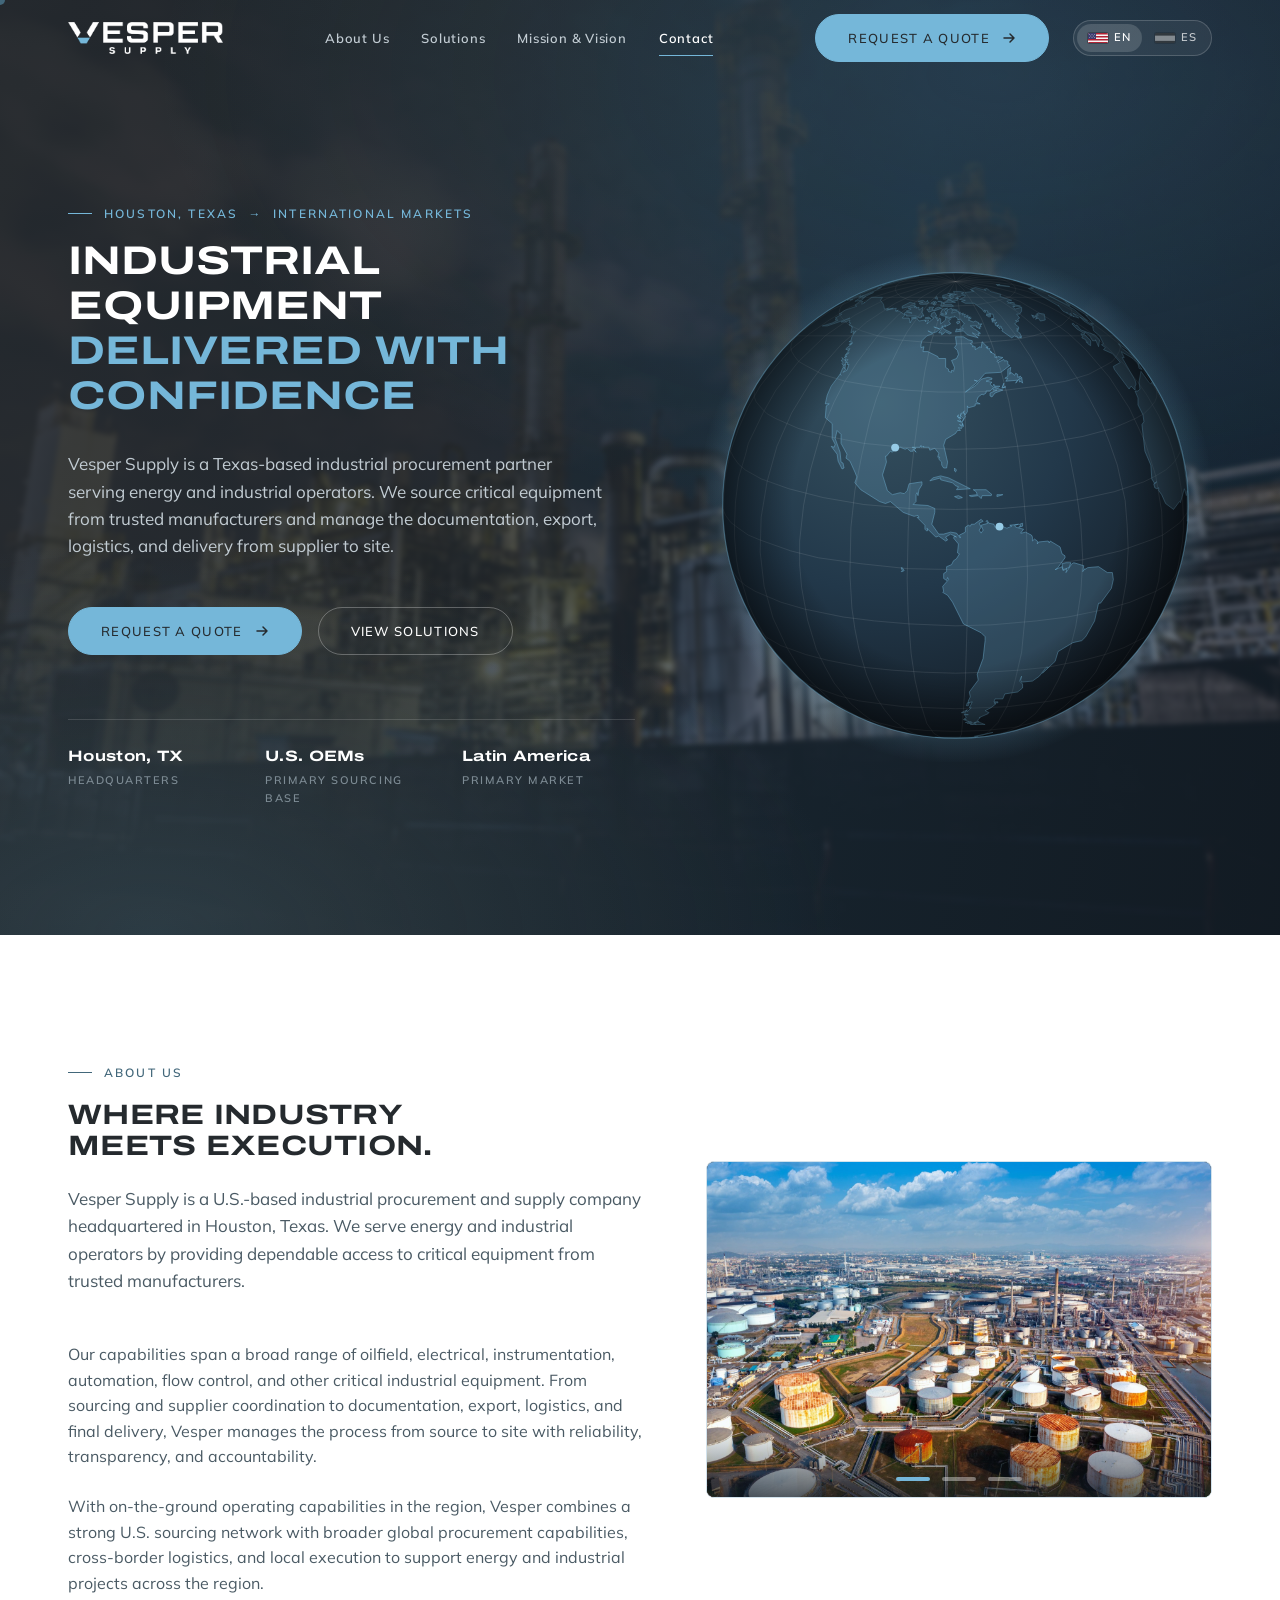
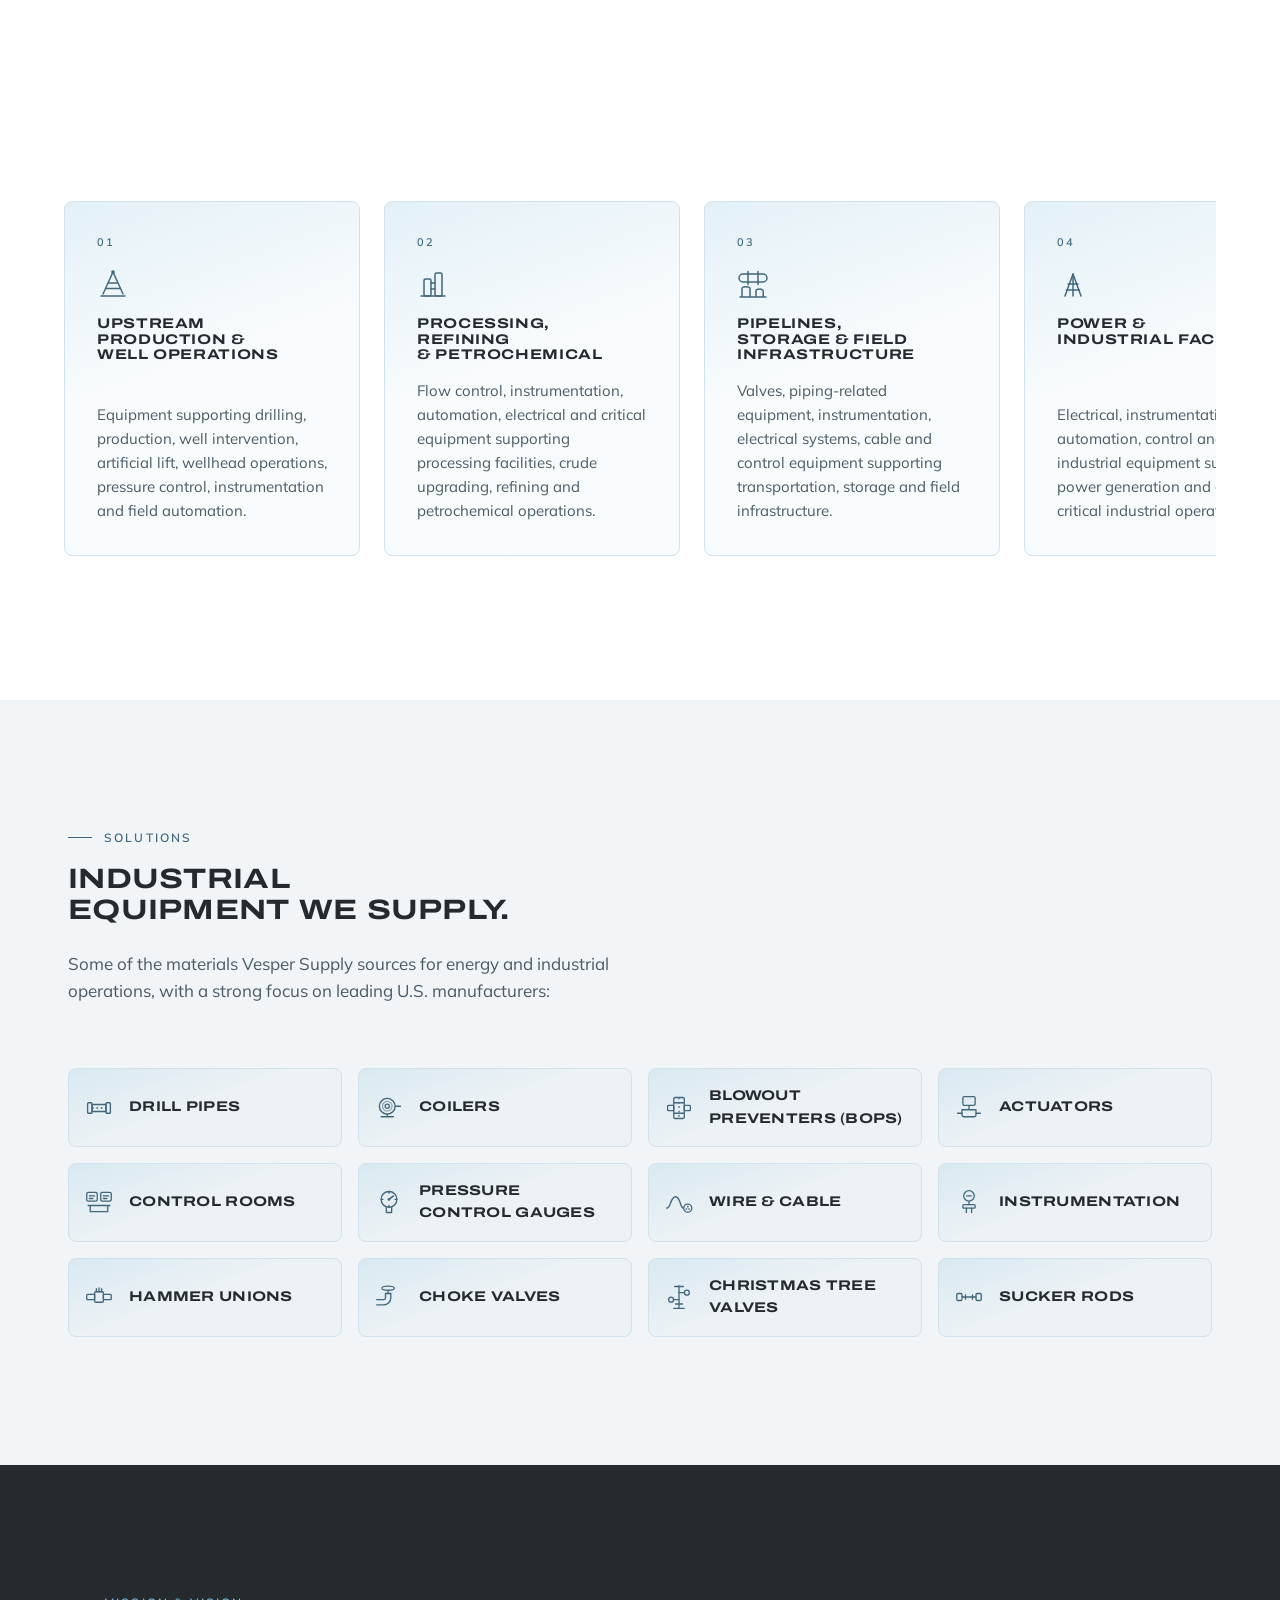
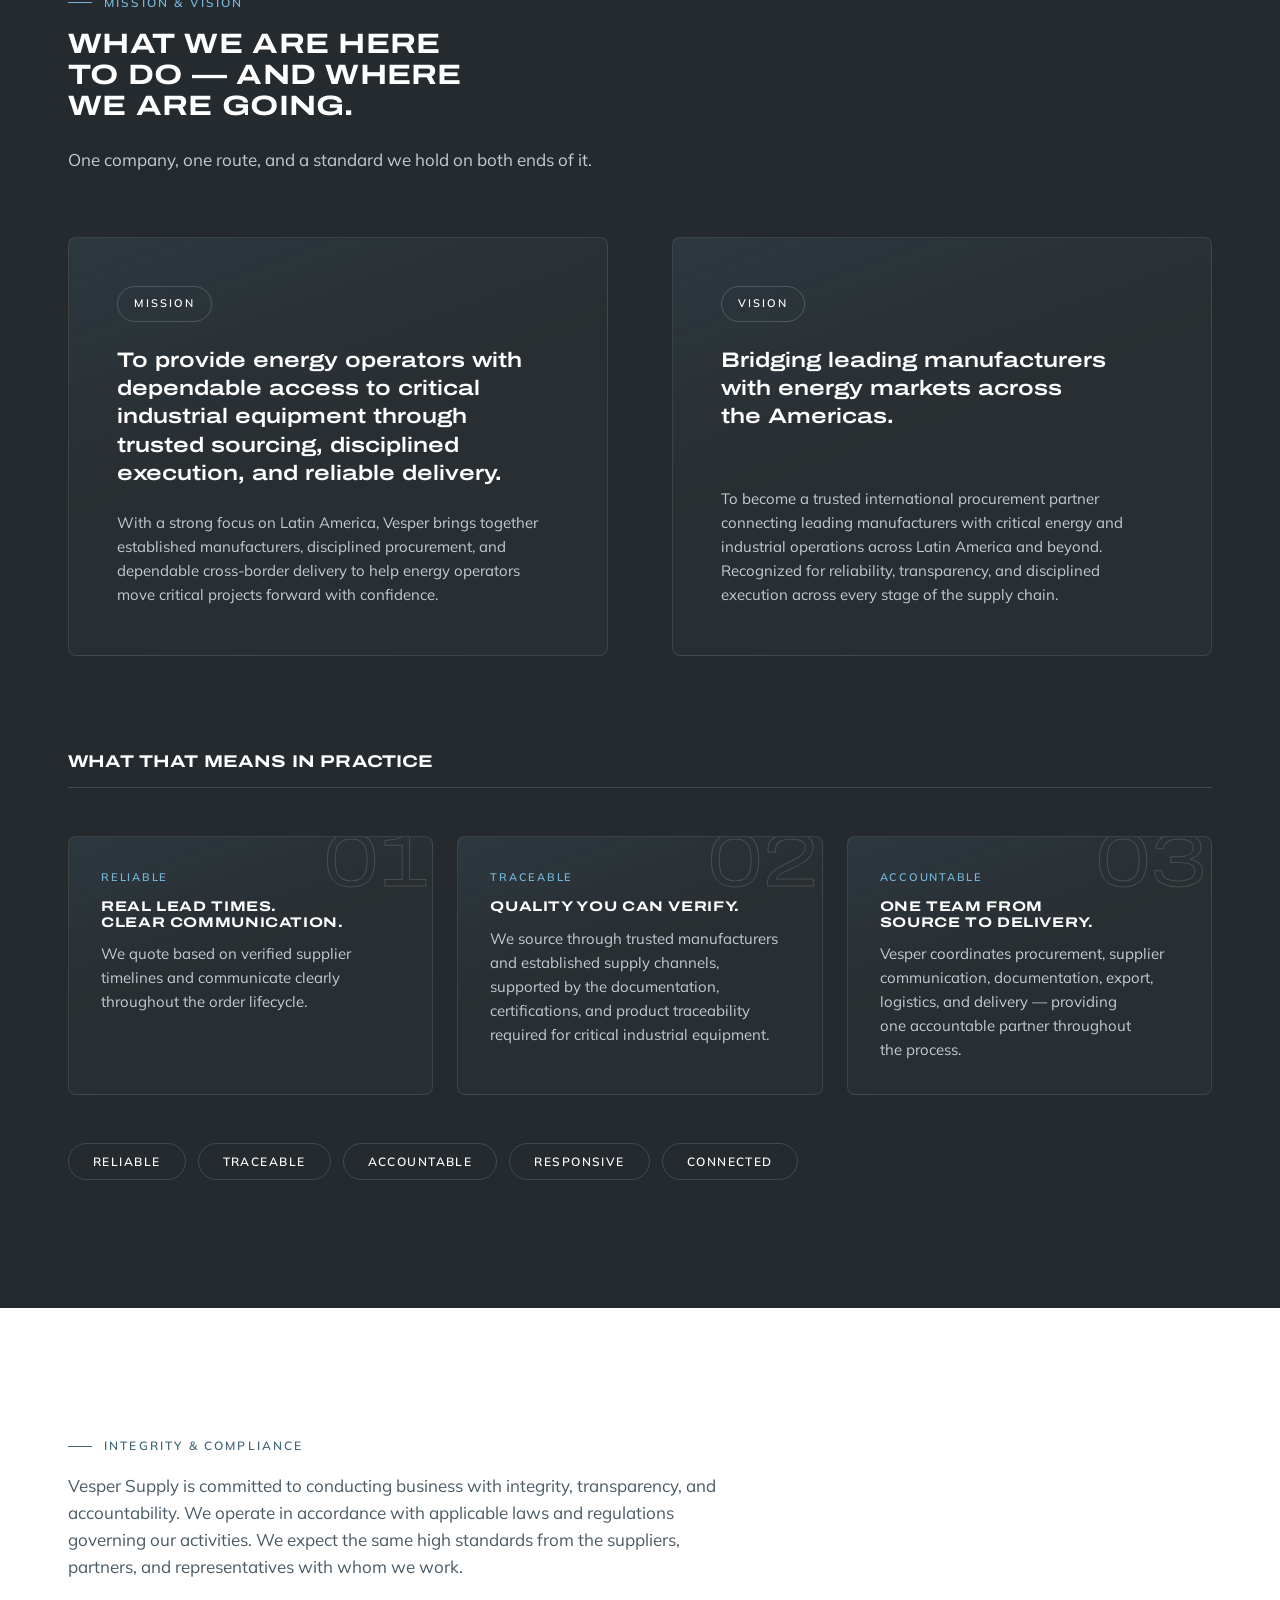
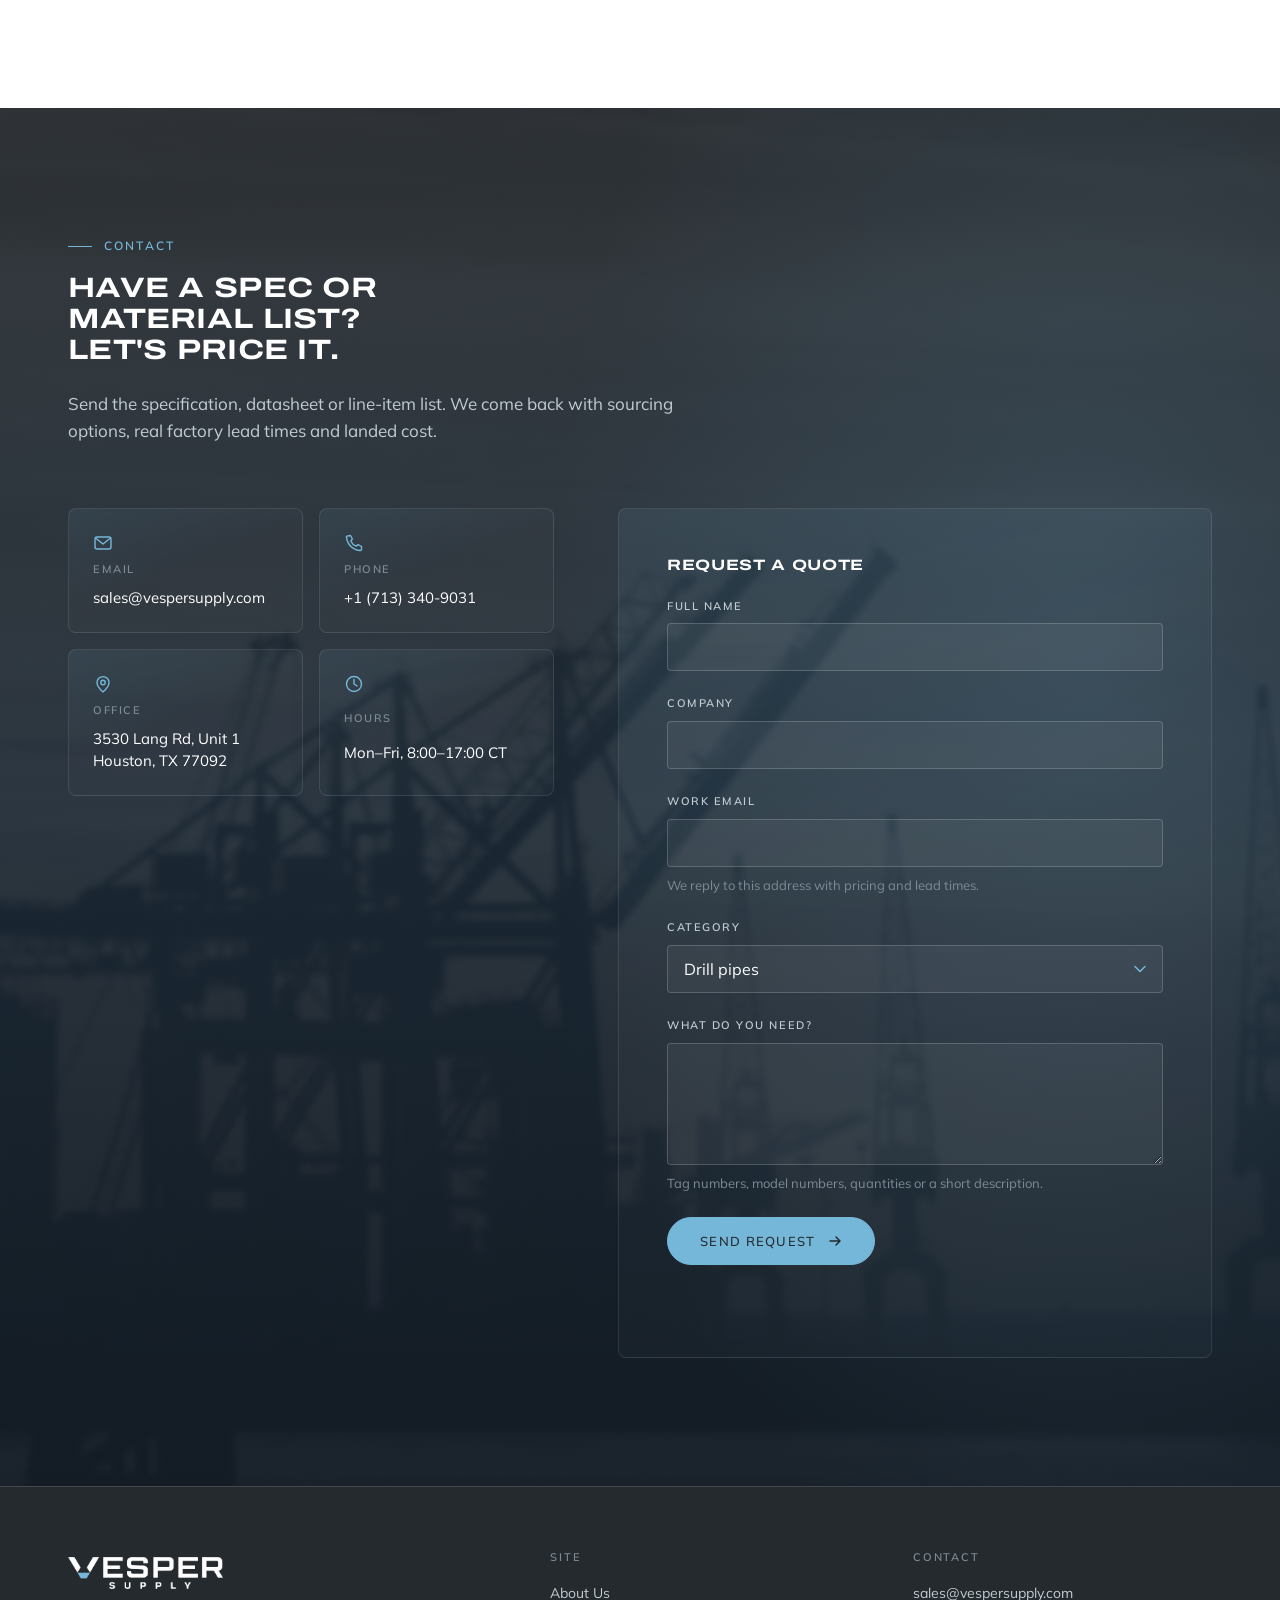
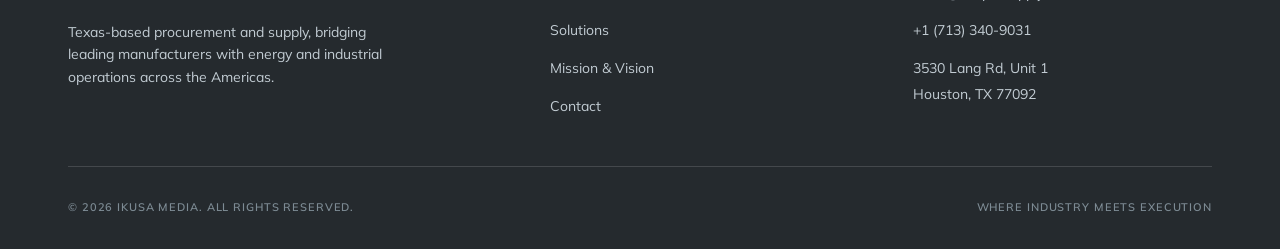
<file: index.html>
<!DOCTYPE html>
<html lang="en">
<head>
<meta charset="utf-8">
<meta name="viewport" content="width=device-width, initial-scale=1">
<title>Vesper Supply — Industrial Equipment Procurement &amp; Supply</title>
<meta name="description" content="Texas-based procurement and supply. Vesper Supply sources instrumentation, drill pipes, valves, actuators, cable and other critical industrial equipment for energy and industrial operators, with a strong focus on leading U.S. manufacturers and on serving Latin America.">

<meta property="og:title" content="Vesper Supply — Industrial Equipment Procurement &amp; Supply">
<meta property="og:description" content="Bridging U.S. manufacturing with energy markets across the Americas.">
<meta property="og:type" content="website">

<link rel="preconnect" href="https://fonts.googleapis.com">
<link rel="preconnect" href="https://fonts.gstatic.com" crossorigin>
<!-- Two faces: Archivo Expanded for headings, Avenir for everything else.
     Archivo is SIL Open Font Licensed; the wdth,wght@125 request returns the
     genuine expanded cut, not a stretched normal one. Avenir ships with
     macOS/iOS; Mulish stands in for it elsewhere. -->
<link href="https://fonts.googleapis.com/css2?family=Archivo:wdth,wght@125,600;125,700&family=Mulish:wght@400;500;600;700&display=swap" rel="stylesheet">
<link rel="stylesheet" href="styles.css">

<!-- The V isotype, white on brand ink so it holds up against both a light
     and a dark browser chrome. .ico carries 16/32/48 for anything that
     probes the root path. -->
<link rel="icon" href="/favicon.ico" sizes="any">
<link rel="icon" type="image/png" sizes="32x32" href="MEDIA/favicon/favicon-32.png">
<link rel="icon" type="image/png" sizes="16x16" href="MEDIA/favicon/favicon-16.png">
<link rel="apple-touch-icon" sizes="180x180" href="MEDIA/favicon/apple-touch-icon.png">
<meta name="theme-color" content="#252A2E">
</head>
<body>

<a class="skip-link" href="#main" data-i18n="a11y.skip">Skip to content</a>

<!-- Custom dot cursor. Only rendered on devices with a real pointer; main.js
     leaves it out entirely on touch. -->
<div class="cursor" id="cursor" aria-hidden="true"><i class="cursor__dot"></i></div>

<!-- ═══════════════════════════════════════════════════════ HEADER ═══════ -->
<header class="site-header" id="siteHeader">
  <div class="shell site-header__inner">

    <!-- The lockup collapses to the V isotype once About reaches the header
         (main.js toggles .is-compact on the header). Both images are stacked
         and crossfaded, so nothing reflows around them.
         alt is empty on both — the link's aria-label already names it, and
         two identical alts would be announced twice. -->
    <a class="logo" href="#top" aria-label="Vesper Supply — home">
      <span class="logo__stack">
        <img class="logo__full" src="MEDIA/logo/vesper-lockup-light.png"
             alt="" width="862" height="178">
        <img class="logo__mark" src="MEDIA/logo/vesper-isotype-light.png"
             alt="" width="340" height="235">
      </span>
    </a>

    <nav class="nav" aria-label="Primary" data-i18n-aria="nav.primary">
      <a class="nav__link" href="#about" data-i18n-html="nav.about">About Us</a>
      <a class="nav__link" href="#solutions" data-i18n-html="nav.solutions">Solutions</a>
      <a class="nav__link" href="#mission" data-i18n-html="nav.mission">Mission &amp; Vision</a>
      <a class="nav__link" href="#contact" data-i18n-html="nav.contact">Contact</a>
    </nav>

    <a class="btn btn--primary header__cta" href="#contact">
      <span data-i18n="nav.cta">Request a quote</span>
      <svg class="btn__arrow" width="14" height="14" viewBox="0 0 14 14" fill="none" aria-hidden="true">
        <path d="M2 7h10M8 3l4 4-4 4" stroke="currentColor" stroke-width="1.5" stroke-linecap="round" stroke-linejoin="round"/>
      </svg>
    </a>

    <div class="lang" role="group" aria-label="Language" data-i18n-aria="lang.group">
      <button class="lang__btn is-current" type="button" data-lang-btn="en"
              aria-pressed="true" aria-label="View in English" data-i18n-aria="lang.en">
        <svg class="lang__flag" viewBox="0 0 19 10" aria-hidden="true" focusable="false"><rect width="19" height="10" fill="#F7F7F7"/><g fill="#B22234"><rect width="19" height="1.43"/><rect y="2.86" width="19" height="1.43"/><rect y="5.71" width="19" height="1.43"/><rect y="8.57" width="19" height="1.43"/></g><rect width="7.6" height="5.71" fill="#3C3B6E"/><g fill="#fff"><circle cx="1.6" cy="1.35" r=".42"/><circle cx="3.8" cy="1.35" r=".42"/><circle cx="6" cy="1.35" r=".42"/><circle cx="2.7" cy="2.85" r=".42"/><circle cx="4.9" cy="2.85" r=".42"/><circle cx="1.6" cy="4.35" r=".42"/><circle cx="3.8" cy="4.35" r=".42"/><circle cx="6" cy="4.35" r=".42"/></g></svg><span class="lang__code">EN</span>
      </button>
      <button class="lang__btn" type="button" data-lang-btn="es"
              aria-pressed="false" aria-label="View in Spanish" data-i18n-aria="lang.es">
        <svg class="lang__flag" viewBox="0 0 19 10" aria-hidden="true" focusable="false"><rect width="19" height="10" fill="#AA151B"/><rect y="2.5" width="19" height="5" fill="#F1BF00"/></svg><span class="lang__code">ES</span>
      </button>
    </div>

    <button class="menu-toggle" id="menuToggle" type="button" aria-expanded="false" aria-controls="mobileNav">
      <span class="visually-hidden" data-i18n="nav.toggle">Toggle menu</span>
      <span class="menu-toggle__bars" aria-hidden="true"></span>
    </button>

  </div>
</header>

<div class="mobile-nav" id="mobileNav">
  <div class="shell">
    <a class="mobile-nav__link" href="#about" data-i18n-html="nav.about">About Us</a>
    <a class="mobile-nav__link" href="#solutions" data-i18n-html="nav.solutions">Solutions</a>
    <a class="mobile-nav__link" href="#mission" data-i18n-html="nav.mission">Mission &amp; Vision</a>
    <a class="mobile-nav__link" href="#contact" data-i18n-html="nav.contact">Contact</a>
    <a class="btn btn--primary" href="#contact" data-i18n="nav.cta">Request a quote</a>
    <div class="lang lang--mobile" role="group" aria-label="Language" data-i18n-aria="lang.group">
      <button class="lang__btn is-current" type="button" data-lang-btn="en"
              aria-pressed="true" aria-label="View in English" data-i18n-aria="lang.en">
        <svg class="lang__flag" viewBox="0 0 19 10" aria-hidden="true" focusable="false"><rect width="19" height="10" fill="#F7F7F7"/><g fill="#B22234"><rect width="19" height="1.43"/><rect y="2.86" width="19" height="1.43"/><rect y="5.71" width="19" height="1.43"/><rect y="8.57" width="19" height="1.43"/></g><rect width="7.6" height="5.71" fill="#3C3B6E"/><g fill="#fff"><circle cx="1.6" cy="1.35" r=".42"/><circle cx="3.8" cy="1.35" r=".42"/><circle cx="6" cy="1.35" r=".42"/><circle cx="2.7" cy="2.85" r=".42"/><circle cx="4.9" cy="2.85" r=".42"/><circle cx="1.6" cy="4.35" r=".42"/><circle cx="3.8" cy="4.35" r=".42"/><circle cx="6" cy="4.35" r=".42"/></g></svg><span class="lang__code">EN</span>
      </button>
      <button class="lang__btn" type="button" data-lang-btn="es"
              aria-pressed="false" aria-label="View in Spanish" data-i18n-aria="lang.es">
        <svg class="lang__flag" viewBox="0 0 19 10" aria-hidden="true" focusable="false"><rect width="19" height="10" fill="#AA151B"/><rect y="2.5" width="19" height="5" fill="#F1BF00"/></svg><span class="lang__code">ES</span>
      </button>
    </div>
  </div>
</div>

<main id="main">

<!-- ═══════════════════════════════════════════════════════════ HERO ═══════ -->
<section class="hero" id="top">
  <div class="hero__photo" aria-hidden="true"></div>
  <div class="hero__bg" aria-hidden="true"></div>

  <div class="shell hero__inner">

    <div>
      <p class="eyebrow reveal" data-i18n-html="hero.eyebrow">Houston, Texas &nbsp;→&nbsp; International markets</p>

      <h1 class="hero__title reveal" data-delay="1" data-i18n-html="hero.title">
        Industrial equipment<br>
        <strong>Delivered with confidence</strong>
      </h1>

      <p class="hero__lede reveal" data-delay="2" data-i18n="hero.lede">
        Vesper Supply is a Texas-based industrial procurement partner serving energy
        and industrial operators. We source critical equipment from trusted
        manufacturers and manage the documentation, export, logistics, and delivery
        from supplier to site.
      </p>

      <div class="hero__actions reveal" data-delay="3">
        <a class="btn btn--primary" href="#contact">
          <span data-i18n="nav.cta">Request a quote</span>
          <svg class="btn__arrow" width="14" height="14" viewBox="0 0 14 14" fill="none" aria-hidden="true">
            <path d="M2 7h10M8 3l4 4-4 4" stroke="currentColor" stroke-width="1.5" stroke-linecap="round" stroke-linejoin="round"/>
          </svg>
        </a>
        <a class="btn btn--ghost" href="#solutions" data-i18n="hero.solutions">View solutions</a>
      </div>

      <div class="hero__specs reveal" data-delay="4">
        <div class="spec">
          <div class="spec__value" data-i18n="hero.spec1v">Houston, TX</div>
          <div class="spec__label" data-i18n="hero.spec1l">Headquarters</div>
        </div>
        <div class="spec">
          <div class="spec__value" data-i18n="hero.spec2v">U.S. OEMs</div>
          <div class="spec__label" data-i18n="hero.spec2l">Primary sourcing base</div>
        </div>
        <div class="spec">
          <div class="spec__value" data-i18n="hero.spec3v">Latin America</div>
          <div class="spec__label" data-i18n="hero.spec3l">Primary market</div>
        </div>
      </div>
    </div>

    <!-- ─── SIGNATURE ELEMENT ──────────────────────────────────────────
             Orthographic globe centred on 16°N 78°W. Coastlines are real
             Natural Earth 1:50m data, projected and simplified at build time
             — no mapping library at runtime. Two pinging markers, no frame,
             no labels. ─────────────────────────────────────────────────── -->
    <div class="globe reveal" data-delay="2" id="corridorDiagram">
      <svg class="globe__svg" viewBox="0 0 520 520" role="img" data-i18n-aria="hero.globe"
           aria-label="Globe centred on the Gulf of Mexico and Caribbean, showing the supply route from Houston, Texas to markets across Latin America.">
        <defs>
          <radialGradient id="globeBody" cx="34%" cy="28%" r="78%">
            <stop offset="0%"   stop-color="#35505F"/>
            <stop offset="52%"  stop-color="#22384A"/>
            <stop offset="100%" stop-color="#131C25"/>
          </radialGradient>
          <radialGradient id="globeLimb" cx="50%" cy="50%" r="50%">
            <stop offset="70%"  stop-color="#000" stop-opacity="0"/>
            <stop offset="100%" stop-color="#000" stop-opacity="0.55"/>
          </radialGradient>
          <radialGradient id="globeHalo" cx="50%" cy="50%" r="50%">
            <stop offset="72%" stop-color="#75B7D9" stop-opacity="0"/>
            <stop offset="88%" stop-color="#75B7D9" stop-opacity="0.16"/>
            <stop offset="100%" stop-color="#75B7D9" stop-opacity="0"/>
          </radialGradient>
          <clipPath id="globeClip"><circle cx="260" cy="260" r="236"/></clipPath>
        </defs>

        <circle cx="260" cy="260" r="262" fill="url(#globeHalo)"/>
        <circle cx="260" cy="260" r="236" fill="url(#globeBody)"/>

        <g clip-path="url(#globeClip)">
          <path class="globe__graticule" d="M73 116 L88 98 L106 82 L124 69 L134 62 L155 52 L177 43 L189 40 L212 35 L236 33 L260 33M27 299 L25 275 L25 252 L27 228 L32 205 L40 182 L50 160 L62 139 L77 120 L93 102 L112 86 L132 72 L153 59 L176 49 L199 42 L223 36 L248 34 L260 33M101 435 L86 418 L78 410 L66 391 L55 371 L50 360 L47 349 L40 327 L38 315 L36 292 L36 280 L37 256 L40 232 L47 209 L50 197 L66 164 L78 143 L101 114 L128 88 L158 67 L191 50 L202 46 L225 39 L248 35 L260 33M161 474 L144 464 L135 459 L128 452 L113 438 L100 422 L89 404 L75 374 L66 342 L62 307 L63 272 L69 236 L79 200 L94 166 L113 135 L128 115 L144 97 L170 74 L199 55 L229 41 L250 35 L260 33M196 487 L188 484 L174 477 L167 472 L154 461 L137 440 L128 424 L119 406 L110 376 L104 343 L102 320 L102 296 L106 260 L113 224 L123 188 L137 155 L148 134 L161 114 L181 88 L203 66 L227 48 L243 39 L260 33M227 494 L222 493 L211 488 L197 478 L188 467 L180 455 L170 432 L162 405 L158 385 L155 364 L153 330 L154 282 L158 245 L165 209 L173 174 L180 151 L188 130 L202 101 L211 84 L222 69 L232 56 L243 45 L260 33M245 495 L238 491 L231 481 L224 459 L219 437 L215 410 L212 369 L211 335 L212 287 L214 238 L218 202 L224 155 L229 124 L235 95 L245 64 L252 46 L260 33M264 496 L266 492 L267 482 L270 438 L272 371 L272 289 L271 203 L268 125 L264 64 L260 33M283 495 L286 494 L293 490 L303 480 L312 464 L317 451 L321 435 L327 409 L331 368 L333 334 L332 286 L329 249 L323 200 L314 154 L306 123 L296 94 L286 70 L275 51 L268 41 L260 33M306 491 L312 489 L324 484 L341 471 L356 452 L364 437 L371 421 L377 402 L382 382 L387 349 L389 315 L387 278 L382 242 L375 206 L364 171 L356 149 L346 128 L336 109 L324 91 L306 68 L293 55 L280 44 L260 33M331 485 L340 482 L356 474 L370 464 L384 451 L402 429 L416 402 L427 371 L433 338 L435 304 L434 280 L432 255 L424 219 L416 196 L407 173 L390 141 L370 111 L348 85 L323 64 L305 52 L287 43 L260 33M375 466 L384 461 L401 448 L409 441 L423 426 L430 417 L442 399 L447 389 L456 369 L463 347 L466 336 L470 301 L469 266 L463 230 L452 195 L436 161 L416 130 L392 102 L375 86 L355 71 L325 53 L293 41 L271 35 L260 33M454 395 L466 375 L471 365 L480 343 L486 320 L490 297 L491 285 L491 274 L490 250 L486 226 L480 203 L476 191 L466 169 L454 148 L447 138 L432 118 L414 100 L396 84 L386 77 L365 64 L354 58 L343 53 L320 44 L296 38 L272 34 L260 33M491 210 L488 198 L480 176 L475 165 L464 144 L451 124 L443 115 L427 97 L408 82 L388 68 L367 56 L344 47 L333 43 L321 40 L297 35 L272 33 L260 33M410 78 L392 65 L372 53 L362 49 L340 41 L318 36 L295 33 L272 32 L260 33M350 42 L331 36 L321 33 L301 31 L281 31 L260 33M317 31 L301 28 L285 28 L268 31 L260 33M288 26 L277 27 L260 33M273 24 L268 26 L260 33M257 24 L258 26 L260 33M241 25 L249 26 L260 33M220 27 L227 27 L240 27 L260 33M197 33 L206 31 L224 29 L242 30 L260 33M155 49 L165 44 L185 38 L206 33 L227 31 L238 31 L260 33M158 473 L177 479 L201 485 L229 488 L260 489 L291 488 L319 485 L343 479 L362 473M101 435 L111 441 L125 447 L142 453 L162 458 L184 461 L208 464 L260 466 L312 464 L336 461 L358 458 L378 453 L395 447 L409 441 L419 435M60 385 L69 394 L83 402 L108 411 L131 417 L167 424 L197 427 L228 429 L260 430 L292 429 L323 427 L353 424 L389 417 L412 411 L431 404 L451 394 L460 385M33 325 L40 335 L47 341 L57 347 L83 358 L107 365 L146 373 L178 377 L213 380 L260 382 L296 381 L342 377 L374 373 L413 365 L437 358 L463 347 L473 341 L480 335 L487 325M24 260 L24 263 L27 270 L32 277 L40 283 L50 290 L62 295 L93 306 L121 313 L164 319 L211 324 L260 325 L309 324 L356 319 L389 315 L427 306 L458 295 L470 290 L480 283 L488 277 L493 270 L495 267 L496 260M32 198 L32 205 L35 211 L40 218 L47 224 L63 233 L91 243 L126 252 L167 259 L213 263 L260 264 L307 263 L353 259 L384 254 L421 246 L451 236 L463 230 L473 224 L480 218 L485 211 L488 205 L488 198M58 138 L56 144 L56 150 L58 155 L63 161 L69 167 L78 172 L101 182 L131 190 L167 197 L207 201 L260 203 L302 202 L343 198 L389 190 L419 182 L442 172 L451 167 L457 161 L462 155 L464 150 L464 144 L462 138M97 90 L94 95 L93 100 L94 104 L97 109 L101 114 L108 118 L125 127 L148 134 L177 139 L208 143 L243 145 L277 145 L312 143 L343 139 L372 134 L395 127 L412 118 L419 114 L423 109 L426 104 L427 100 L426 95 L421 88 L99 88 L97 90M145 57 L143 60 L142 64 L143 67 L145 70 L152 77 L165 83 L181 88 L201 92 L224 94 L248 96 L272 96 L296 94 L319 92 L339 88 L355 83 L368 77 L375 70 L377 67 L378 64 L377 60 L375 57 L370 52 L365 49 L155 49 L150 52 L145 57M200 37 L199 41 L200 44 L204 48 L211 51 L229 55 L254 58 L279 57 L301 53 L316 48 L320 44 L321 41 L320 38 L317 35 L305 30 L288 26 L266 24 L244 25 L224 27 L209 32 L204 34 L200 37"/>
          <path class="globe__land" d="M273 463L271 463L272 460L274 460L273 463ZM308 140L309 141L310 139L311 140L307 141L309 136L308 140ZM263 250L267 252L263 253L259 251L263 250ZM306 249L308 249L302 251L302 249L306 249ZM300 139L305 139L304 140L300 140L298 138L299 137L300 139ZM282 479L290 482L275 482L278 482L278 481L281 482L279 481L281 480L279 480L282 479ZM245 230L253 232L275 243L261 244L263 241L260 240L257 237L245 234L245 232L234 235L237 232L245 230ZM301 36L315 38L302 37L305 36L301 36ZM445 116L449 122L446 121L445 116ZM295 67L296 68L294 69L291 67L295 67ZM147 112L149 113L148 121L146 119L148 117L146 118L145 116L146 115L144 113L146 112L145 110L147 112ZM283 244L291 244L297 249L296 250L287 250L286 253L283 250L276 251L274 250L282 249L281 246L278 244L283 244ZM372 318L377 318L375 323L369 325L368 319L372 318ZM379 75L382 78L383 77L387 82L401 87L406 92L405 99L402 92L402 93L399 93L396 88L391 84L391 86L383 81L378 76L379 75ZM388 86L391 87L397 93L397 98L394 96L394 94L393 95L392 92L388 90L389 89L387 86L388 86ZM177 44L165 50L169 48L165 52L158 53L167 47L163 49L177 44ZM344 65L350 66L351 72L346 73L344 70L341 71L343 70L341 69L339 70L338 68L339 68L337 67L343 69L341 67L344 67L342 66L344 65ZM261 224L260 226L259 225L259 222L261 224ZM328 281L324 282L326 281L325 279L328 278L328 281ZM206 323L208 326L206 327L205 327L206 326L205 323L206 323ZM249 66L251 66L250 64L252 64L251 63L252 62L251 62L256 60L257 63L256 65L263 63L263 65L265 64L264 66L268 65L267 67L270 66L269 69L272 67L273 68L271 69L275 69L273 70L276 70L273 72L278 74L280 73L284 75L283 76L287 76L285 77L286 79L284 79L285 81L281 79L282 78L275 78L285 85L285 86L283 85L284 88L277 85L283 90L272 87L268 83L260 84L261 81L264 82L264 81L268 81L266 79L269 76L265 71L262 72L263 71L259 68L259 69L255 69L256 70L245 67L245 66L248 66L245 65L247 61L252 60L249 62L251 66L249 66ZM264 43L269 44L266 45L268 45L265 48L261 49L263 50L260 50L263 50L262 52L256 53L260 54L249 54L252 53L251 52L256 52L252 51L257 50L255 50L254 47L258 49L257 47L261 46L254 47L257 46L253 47L256 46L252 45L259 45L258 43L264 43ZM239 64L241 68L239 69L242 70L241 70L242 73L244 70L245 71L245 76L250 72L250 69L255 71L253 73L255 76L251 78L249 77L250 79L246 78L247 79L244 81L238 79L244 81L241 84L237 85L232 83L237 86L231 88L226 93L225 97L225 100L228 99L227 104L232 104L242 109L243 111L250 111L250 120L253 122L253 124L256 125L256 123L257 123L258 124L259 120L256 113L261 111L263 107L262 103L259 100L261 97L260 89L268 89L273 92L277 93L277 95L275 96L278 98L277 99L280 99L280 102L285 99L286 100L287 94L292 99L291 100L293 99L292 101L295 101L294 102L297 105L295 104L300 107L300 110L302 109L302 110L303 109L308 110L302 114L303 115L309 112L310 114L311 113L313 114L313 117L315 118L306 125L290 126L283 134L279 133L282 134L282 135L270 145L281 138L286 132L293 130L297 131L297 132L291 134L297 135L295 137L298 140L308 143L300 146L297 150L295 149L295 146L302 143L298 143L298 141L295 144L291 144L291 146L288 148L287 147L283 150L281 155L285 157L280 157L280 159L273 161L272 159L272 165L270 168L268 166L269 164L268 165L270 170L267 175L268 172L265 169L267 166L265 167L265 171L262 170L263 168L262 170L266 172L263 171L266 175L262 174L267 176L268 180L267 177L267 179L264 178L267 180L266 182L263 181L265 184L262 184L260 187L250 193L248 199L252 216L251 222L248 222L246 219L246 216L243 213L244 211L242 211L243 207L239 202L234 204L233 201L227 201L228 200L225 201L225 199L224 201L216 201L220 202L218 203L220 206L217 203L217 205L214 205L211 202L209 203L204 201L201 203L200 202L196 206L194 205L190 210L189 210L190 216L186 229L191 245L196 249L204 247L208 248L211 245L213 238L226 236L226 239L223 244L222 250L221 247L220 249L220 256L217 259L232 260L239 263L239 267L236 279L243 289L248 289L255 287L261 288L265 293L264 290L270 287L270 282L273 280L275 281L276 279L279 279L286 274L288 276L284 278L286 282L284 285L286 288L288 285L286 280L293 278L291 276L292 275L294 278L299 279L300 282L307 281L312 283L317 281L315 280L324 279L320 280L321 282L329 284L326 288L327 288L331 287L337 290L338 292L338 296L340 294L343 296L343 299L344 297L354 296L355 298L356 296L366 302L368 309L371 311L371 313L363 324L361 325L368 322L369 326L373 324L372 328L378 319L380 318L390 321L389 327L391 324L391 325L394 323L405 322L414 328L419 328L420 335L418 344L407 359L405 359L401 377L392 393L388 397L379 399L364 408L361 418L348 430L354 424L352 424L345 433L338 438L327 439L326 437L327 433L325 438L328 441L328 445L323 449L310 451L308 456L300 456L299 459L303 459L303 460L299 460L301 461L296 465L290 468L294 470L293 471L284 475L285 475L282 478L284 479L276 481L274 481L277 480L272 481L276 479L270 480L274 479L268 477L271 477L269 476L271 475L269 472L273 472L269 472L270 470L266 470L272 467L270 469L272 468L272 469L276 465L274 465L277 459L273 460L273 458L275 454L274 449L283 437L282 431L288 415L290 397L290 393L286 389L268 380L257 358L252 351L247 348L248 347L247 342L253 335L252 333L251 336L248 334L248 329L251 327L251 322L256 320L258 316L261 314L264 309L262 308L263 299L258 293L259 291L261 292L255 289L250 292L252 295L250 296L243 291L240 292L232 284L231 283L232 285L231 286L229 284L229 280L221 272L223 272L222 270L218 271L207 267L194 256L189 258L183 256L164 244L158 237L160 231L158 226L153 215L149 212L150 208L144 197L144 188L140 184L138 192L143 206L144 216L146 217L147 222L145 223L141 215L140 208L134 200L137 201L138 198L135 192L135 177L128 171L129 159L132 157L128 157L130 148L134 139L143 127L144 128L143 127L146 120L149 122L146 125L150 123L152 117L150 117L151 115L149 115L151 112L148 113L149 111L147 110L150 109L148 109L152 105L148 108L151 104L151 102L152 103L153 101L149 102L149 101L155 96L153 97L156 95L152 97L155 94L152 94L154 93L155 89L159 83L156 86L157 83L154 85L155 80L156 79L154 79L155 78L152 77L154 75L152 75L153 72L149 74L144 74L153 70L130 78L125 78L135 75L141 72L138 72L140 70L138 70L145 66L142 66L148 62L160 58L158 57L163 53L166 53L165 55L165 56L168 54L167 55L175 49L186 49L184 52L187 56L188 61L192 60L191 61L197 60L190 62L200 60L199 63L202 62L200 63L203 63L209 67L206 70L213 70L214 75L216 71L220 70L215 70L220 69L223 73L229 72L230 74L229 72L233 72L231 76L238 70L235 68L236 65L239 64ZM236 59L238 59L236 61L238 62L233 64L231 61L234 61L233 59L236 59ZM248 81L256 85L254 86L250 84L246 87L246 85L243 85L247 79L248 81ZM264 73L264 75L262 76L261 74L264 73ZM258 61L262 62L258 63L257 61L258 61ZM241 54L239 57L237 56L239 55L235 55L238 53L239 55L239 53L241 54ZM241 48L242 51L239 50L241 48ZM251 46L255 49L248 51L247 49L250 49L247 49L247 47L251 46ZM245 53L249 55L247 55L249 56L256 56L258 58L245 58L246 54L242 53L245 53ZM231 53L233 54L231 56L224 56L223 55L227 54L222 53L227 52L230 54L232 52L231 53ZM243 59L246 60L238 63L240 60L243 59ZM233 69L235 71L229 70L233 69ZM218 59L221 59L220 60L223 59L223 62L227 59L226 64L228 68L225 68L226 69L224 70L220 68L210 68L211 67L208 66L209 64L216 65L210 63L215 61L212 60L220 58L218 59ZM217 55L219 55L219 57L206 60L206 58L214 54L217 55ZM316 120L315 127L316 125L320 128L321 126L323 127L323 130L326 129L325 131L325 132L327 130L328 136L326 134L325 135L324 132L321 136L323 133L311 134L313 131L310 131L313 129L313 122L316 120ZM280 39L291 42L289 41L292 40L295 43L306 46L305 48L317 52L312 53L314 54L313 55L317 54L320 55L315 54L315 55L326 58L318 58L320 58L319 59L320 61L327 59L327 63L325 66L322 66L325 70L323 71L324 73L323 74L321 72L322 74L320 76L324 79L324 81L322 81L324 82L322 83L325 85L327 89L325 89L327 90L323 90L323 89L321 89L320 88L317 90L307 83L308 81L306 80L307 79L305 78L305 81L302 78L304 77L302 78L300 77L302 74L300 76L300 74L297 74L298 72L301 72L297 73L297 71L299 71L296 71L299 70L298 66L291 66L296 66L292 64L293 63L289 62L291 64L289 64L287 61L279 55L270 55L266 53L270 52L264 51L269 49L270 47L267 47L270 45L270 44L279 43L276 42L278 42L275 41L280 39ZM239 495L273 496L298 490L279 494L283 494L280 495L281 495L239 495ZM223 27L186 37L189 36L181 40L185 39L177 43L162 49L164 47L153 52L156 51L150 52L188 35L223 27ZM495 276L495 245L494 250L492 243L488 257L487 256L481 264L473 258L469 249L466 245L466 242L464 243L462 242L461 238L464 236L462 238L459 233L458 219L452 205L449 178L451 175L450 168L445 158L445 151L442 144L445 144L447 142L446 135L448 124L456 135L458 137L459 135L462 139L462 137L455 127L471 154L483 183L491 213L495 244L495 276ZM434 100L447 116L434 102L425 96L429 101L439 108L446 117L440 111L428 104L431 110L429 110L430 112L442 133L443 137L442 139L442 143L438 139L436 142L421 122L420 119L427 115L419 106L410 102L412 100L408 97L410 96L406 88L400 83L399 79L400 79L390 73L386 69L399 77L397 75L400 76L392 67L394 68L372 54L371 53L376 58L354 47L380 61L394 73L379 65L385 70L379 68L380 69L376 65L378 68L373 65L373 64L373 65L369 63L364 57L365 58L334 40L338 40L336 39L339 40L337 39L338 38L346 42L354 44L318 31L351 42L381 57L409 77L434 100Z"/>
        </g>

        <circle cx="260" cy="260" r="236" fill="url(#globeLimb)" pointer-events="none"/>
        <circle class="globe__rim" cx="260" cy="260" r="236"/>

        <g class="ping">
          <circle class="ping__wave" cx="198.8" cy="201.3" r="7"/>
          <circle class="ping__wave ping__wave--b" cx="198.8" cy="201.3" r="7"/>
          <circle class="ping__core" cx="198.8" cy="201.3" r="4"/>
        </g>

        <g class="ping">
          <circle class="ping__wave" cx="304.6" cy="281.4" r="7"/>
          <circle class="ping__wave ping__wave--b" cx="304.6" cy="281.4" r="7"/>
          <circle class="ping__core" cx="304.6" cy="281.4" r="4"/>
        </g>
      </svg>
    </div>

  </div>
</section>

<!-- ═══════════════════════════════════════════════════════ ABOUT US ═══════ -->
<section class="band" id="about">
  <div class="shell">

    <div class="about__layout">

      <div class="about__copy">

        <div class="section-head reveal">
          <p class="eyebrow" data-i18n="about.eyebrow">About us</p>
          <h2 class="section-title" data-i18n="about.title">Where industry meets execution.</h2>
          <p class="section-lede" data-i18n="about.lede">
            Vesper Supply is a U.S.-based industrial procurement and supply company
            headquartered in Houston, Texas. We serve energy and industrial operators
            by providing dependable access to critical equipment from trusted
            manufacturers.
          </p>
        </div>

        <div class="about__text reveal" data-delay="1">
          <p data-i18n="about.p1">
            Our capabilities span a broad range of oilfield, electrical,
            instrumentation, automation, flow control, and other critical industrial
            equipment. From sourcing and supplier coordination to documentation,
            export, logistics, and final delivery, Vesper manages the process from
            source to site with reliability, transparency, and accountability.
          </p>
          <p data-i18n="about.p2">
            With on-the-ground operating capabilities in the region, Vesper combines a
            strong U.S. sourcing network with broader global procurement capabilities,
            cross-border logistics, and local execution to support energy and
            industrial projects across the region.
          </p>
        </div>

      </div>

      <div class="about__media reveal" data-delay="1">
        <div class="slider" id="aboutSlider" role="group" aria-roledescription="carousel"
             aria-label="Vesper Supply operations" data-i18n-aria="about.slider">
          <ul class="slider__track">
        <li class="slider__slide is-current">
          <img src="MEDIA/about-refinery-aerial.jpg" alt="Aerial view of a refinery tank farm and processing facility" width="1600" height="1067"
               loading="eager" decoding="async">
        </li>
        <li class="slider__slide">
          <img src="MEDIA/about-refinery-night.jpg" alt="Refinery lit at night, reflected in the water alongside it" width="1600" height="1067"
               loading="lazy" decoding="async">
        </li>
        <li class="slider__slide">
          <img src="MEDIA/about-ship.jpg" alt="Cargo vessel under way on open ocean at first light" width="1600" height="1067"
               loading="lazy" decoding="async">
        </li>
          </ul>

          <div class="slider__dots">
        <button class="slider__dot is-current" type="button"
                data-slide="0" aria-label="Show image 1 of 3"
                aria-current="true"></button>
        <button class="slider__dot" type="button"
                data-slide="1" aria-label="Show image 2 of 3"
                aria-current="false"></button>
        <button class="slider__dot" type="button"
                data-slide="2" aria-label="Show image 3 of 3"
                aria-current="false"></button>
          </div>
        </div>
      </div>

    </div>

    <div class="block">

      <div class="block__head reveal">
        <h3 class="block__title" data-i18n="about.serve">Who we serve</h3>
        <div class="scroller__nav" id="industryNav">
          <button class="scroller__btn" type="button" data-scroll="prev" aria-controls="industryScroller" aria-label="Show previous industries" data-i18n-aria="ind.prev">
            <svg viewBox="0 0 16 16" fill="none" aria-hidden="true"><path d="M10 3 5 8l5 5" stroke="currentColor" stroke-width="1.6" stroke-linecap="round" stroke-linejoin="round"/></svg>
          </button>
          <button class="scroller__btn" type="button" data-scroll="next" aria-controls="industryScroller" aria-label="Show next industries" data-i18n-aria="ind.next">
            <svg viewBox="0 0 16 16" fill="none" aria-hidden="true"><path d="M6 3l5 5-5 5" stroke="currentColor" stroke-width="1.6" stroke-linecap="round" stroke-linejoin="round"/></svg>
          </button>
        </div>
      </div>

      <!-- Horizontal card scroller. Native overflow scrolling means touch and
           trackpad swipe work with no JS; the arrows and arrow-key handling
           are progressive enhancement on top. -->
      <div class="scroller reveal" id="industryScroller" data-delay="1"
           role="region" aria-label="Industries we serve" data-i18n-aria="ind.region" tabindex="0">
        <ul class="scroller__track">
        <li class="ind-card">
          <span class="ind-card__num">01</span>
          <svg class="ind-card__icon" viewBox="0 0 32 32" fill="none" aria-hidden="true"><path d="M16 4 L6 26 M16 4 L26 26" stroke="currentColor" stroke-width="1.5" stroke-linecap="round"/><path d="M11.5 15h9M9 20.5h14M4 28h24" stroke="currentColor" stroke-width="1.5" stroke-linecap="round"/><circle cx="16" cy="4" r="1.8" fill="currentColor"/></svg>
          <h4 class="ind-card__title" data-i18n-html="ind.1t">Upstream production &amp; well operations</h4>
          <p class="ind-card__body" data-i18n="ind.1b">Equipment supporting drilling, production, well intervention, artificial lift, wellhead operations, pressure control, instrumentation and field automation.</p>
        </li>
        <li class="ind-card">
          <span class="ind-card__num">02</span>
          <svg class="ind-card__icon" viewBox="0 0 32 32" fill="none" aria-hidden="true"><path d="M4 28h24" stroke="currentColor" stroke-width="1.5" stroke-linecap="round"/><rect x="7" y="11" width="7" height="17" rx="1.5" stroke="currentColor" stroke-width="1.5"/><rect x="18" y="5" width="7" height="23" rx="1.5" stroke="currentColor" stroke-width="1.5"/><path d="M14 15h4M14 21h4" stroke="currentColor" stroke-width="1.5" stroke-linecap="round"/></svg>
          <h4 class="ind-card__title" data-i18n-html="ind.2t">Processing, refining &amp; petrochemical</h4>
          <p class="ind-card__body" data-i18n="ind.2b">Flow control, instrumentation, automation, electrical and critical equipment supporting processing facilities, crude upgrading, refining and petrochemical operations.</p>
        </li>
        <li class="ind-card">
          <span class="ind-card__num">03</span>
          <svg class="ind-card__icon" viewBox="0 0 32 32" fill="none" aria-hidden="true"><rect x="2" y="6" width="28" height="8" rx="4" stroke="currentColor" stroke-width="1.5"/><path d="M11 3.5v13M21 3.5v13" stroke="currentColor" stroke-width="1.5" stroke-linecap="round"/><path d="M3 29h26" stroke="currentColor" stroke-width="1.5" stroke-linecap="round"/><path d="M5 29V21a4 2.2 0 0 1 8 0v8" stroke="currentColor" stroke-width="1.5" stroke-linejoin="round"/><path d="M19 29v-6a3.6 2 0 0 1 7.2 0v6" stroke="currentColor" stroke-width="1.5" stroke-linejoin="round"/></svg>
          <h4 class="ind-card__title" data-i18n-html="ind.3t">Pipelines, storage &amp; field infrastructure</h4>
          <p class="ind-card__body" data-i18n="ind.3b">Valves, piping-related equipment, instrumentation, electrical systems, cable and control equipment supporting transportation, storage and field infrastructure.</p>
        </li>
        <li class="ind-card">
          <span class="ind-card__num">04</span>
          <svg class="ind-card__icon" viewBox="0 0 32 32" fill="none" aria-hidden="true"><path d="M8 28 L16 6 L24 28" stroke="currentColor" stroke-width="1.5" stroke-linecap="round" stroke-linejoin="round"/><path d="M16 6v22M11 16h10M9.5 22h13" stroke="currentColor" stroke-width="1.5" stroke-linecap="round"/></svg>
          <h4 class="ind-card__title" data-i18n-html="ind.4t">Power &amp; industrial facilities</h4>
          <p class="ind-card__body" data-i18n="ind.4b">Electrical, instrumentation, automation, control and industrial equipment supporting power generation and other critical industrial operations.</p>
        </li>
        </ul>
      </div>

    </div>

  </div>
</section>

<!-- ══════════════════════════════════════════════════════ SOLUTIONS ═══════ -->
<section class="band band--sunken" id="solutions">
  <div class="shell">

    <div class="section-head reveal">
      <p class="eyebrow" data-i18n="sol.eyebrow">Solutions</p>
      <h2 class="section-title" data-i18n="sol.title">Industrial equipment we supply.</h2>
      <p class="section-lede" data-i18n="sol.lede">
        Some of the materials Vesper Supply sources for energy and industrial
        operations, with a strong focus on leading U.S. manufacturers:
      </p>
    </div>

    <ul class="kit reveal" data-delay="1">
        <li class="kit__item">
          <svg class="kit__icon" viewBox="0 0 32 32" fill="none" aria-hidden="true"><rect x="8" y="12" width="16" height="8" stroke="currentColor" stroke-width="1.5" stroke-linejoin="round"/><rect x="3" y="10" width="5" height="12" rx="1" stroke="currentColor" stroke-width="1.5" stroke-linejoin="round"/><rect x="24" y="10" width="5" height="12" rx="1" stroke="currentColor" stroke-width="1.5" stroke-linejoin="round"/><path d="M8 16h16" stroke="currentColor" stroke-width="1.5" stroke-dasharray="2 3"/></svg>
          <span data-i18n-html="kit.1">Drill pipes</span>
        </li>
        <li class="kit__item">
          <svg class="kit__icon" viewBox="0 0 32 32" fill="none" aria-hidden="true"><circle cx="14" cy="14" r="9" stroke="currentColor" stroke-width="1.5"/><circle cx="14" cy="14" r="5.5" stroke="currentColor" stroke-width="1.5" opacity="0.55"/><circle cx="14" cy="14" r="2.4" stroke="currentColor" stroke-width="1.5"/><path d="M23 14h6" stroke="currentColor" stroke-width="1.5" stroke-linecap="round"/><path d="M7 26h14M14 23v3" stroke="currentColor" stroke-width="1.5" stroke-linecap="round"/></svg>
          <span data-i18n-html="kit.2">Coilers</span>
        </li>
        <li class="kit__item">
          <svg class="kit__icon" viewBox="0 0 32 32" fill="none" aria-hidden="true"><rect x="10" y="4" width="12" height="24" rx="1.5" stroke="currentColor" stroke-width="1.5" stroke-linejoin="round"/><path d="M10 10h12M10 22h12" stroke="currentColor" stroke-width="1.5"/><rect x="3" y="13" width="7" height="6" rx="1" stroke="currentColor" stroke-width="1.5" stroke-linejoin="round"/><rect x="22" y="13" width="7" height="6" rx="1" stroke="currentColor" stroke-width="1.5" stroke-linejoin="round"/><path d="M16 4v24" stroke="currentColor" stroke-width="1.5" stroke-dasharray="2 3"/></svg>
          <span data-i18n-html="kit.3">Blowout preventers (BOPs)</span>
        </li>
        <li class="kit__item">
          <svg class="kit__icon" viewBox="0 0 32 32" fill="none" aria-hidden="true"><rect x="9" y="3" width="14" height="10" rx="1.5" stroke="currentColor" stroke-width="1.5" stroke-linejoin="round"/><path d="M16 13v5" stroke="currentColor" stroke-width="1.5"/><path d="M8 18h16v6a2 2 0 0 1-2 2H10a2 2 0 0 1-2-2z" stroke="currentColor" stroke-width="1.5" stroke-linejoin="round"/><path d="M3 22h5M24 22h5" stroke="currentColor" stroke-width="1.5" stroke-linecap="round"/></svg>
          <span data-i18n-html="kit.4">Actuators</span>
        </li>
        <li class="kit__item">
          <svg class="kit__icon" viewBox="0 0 32 32" fill="none" aria-hidden="true"><rect x="2" y="5" width="12" height="10" rx="1.5" stroke="currentColor" stroke-width="1.5" stroke-linejoin="round"/><rect x="18" y="5" width="12" height="10" rx="1.5" stroke="currentColor" stroke-width="1.5" stroke-linejoin="round"/><path d="M5 9h6M5 12h4M21 9h6M21 12h4" stroke="currentColor" stroke-width="1.5" stroke-linecap="round"/><path d="M3 20h26M6 20v7h20v-7" stroke="currentColor" stroke-width="1.5" stroke-linejoin="round"/></svg>
          <span data-i18n-html="kit.5">Control rooms</span>
        </li>
        <li class="kit__item">
          <svg class="kit__icon" viewBox="0 0 32 32" fill="none" aria-hidden="true"><circle cx="16" cy="13" r="9" stroke="currentColor" stroke-width="1.5"/><path d="M16 13l5-4" stroke="currentColor" stroke-width="1.5" stroke-linecap="round"/><circle cx="16" cy="13" r="1.6" fill="currentColor"/><path d="M16 4v2M25 13h-2M16 22v-2M7 13h2" stroke="currentColor" stroke-width="1.5" stroke-linecap="round"/><path d="M13 22v6h6v-6" stroke="currentColor" stroke-width="1.5" stroke-linejoin="round"/></svg>
          <span data-i18n-html="kit.6">Pressure control gauges</span>
        </li>
        <li class="kit__item">
          <svg class="kit__icon" viewBox="0 0 32 32" fill="none" aria-hidden="true"><path d="M2 23c5 0 4-13 10-13s5 13 9 13" stroke="currentColor" stroke-width="1.5" stroke-linecap="round"/><circle cx="26" cy="23" r="4.6" stroke="currentColor" stroke-width="1.5"/><circle cx="26" cy="21.2" r="1" fill="currentColor"/><circle cx="24.4" cy="24" r="1" fill="currentColor"/><circle cx="27.6" cy="24" r="1" fill="currentColor"/></svg>
          <span data-i18n-html="kit.7">Wire &amp; cable</span>
        </li>
        <li class="kit__item">
          <svg class="kit__icon" viewBox="0 0 32 32" fill="none" aria-hidden="true"><circle cx="16" cy="9" r="6" stroke="currentColor" stroke-width="1.5"/><path d="M13.5 9h5" stroke="currentColor" stroke-width="1.5" stroke-linecap="round"/><path d="M16 15v4" stroke="currentColor" stroke-width="1.5"/><rect x="9" y="19" width="14" height="4" rx="1" stroke="currentColor" stroke-width="1.5" stroke-linejoin="round"/><path d="M13 23v5M19 23v5" stroke="currentColor" stroke-width="1.5" stroke-linecap="round"/></svg>
          <span data-i18n-html="kit.8">Instrumentation</span>
        </li>
        <li class="kit__item">
          <svg class="kit__icon" viewBox="0 0 32 32" fill="none" aria-hidden="true"><rect x="2" y="13" width="9" height="6" rx="1" stroke="currentColor" stroke-width="1.5" stroke-linejoin="round"/><rect x="21" y="13" width="9" height="6" rx="1" stroke="currentColor" stroke-width="1.5" stroke-linejoin="round"/><rect x="11" y="10" width="10" height="12" rx="1.5" stroke="currentColor" stroke-width="1.5" stroke-linejoin="round"/><path d="M13 10V6.5M16 10V5.5M19 10V6.5" stroke="currentColor" stroke-width="1.5" stroke-linecap="round"/></svg>
          <span data-i18n-html="kit.9">Hammer unions</span>
        </li>
        <li class="kit__item">
          <svg class="kit__icon" viewBox="0 0 32 32" fill="none" aria-hidden="true"><path d="M2 25h8a8 8 0 0 0 8-8v-5" stroke="currentColor" stroke-width="1.5" stroke-linecap="round" stroke-linejoin="round"/><path d="M2 19h8a2 2 0 0 0 2-2v-5" stroke="currentColor" stroke-width="1.5" stroke-linecap="round" stroke-linejoin="round"/><path d="M15 12h-3M18 12h-3" stroke="currentColor" stroke-width="1.5" stroke-linecap="round"/><path d="M15 12V8" stroke="currentColor" stroke-width="1.5" stroke-linecap="round"/><ellipse cx="15" cy="6" rx="7" ry="2.4" stroke="currentColor" stroke-width="1.5"/></svg>
          <span data-i18n-html="kit.10">Choke valves</span>
        </li>
        <li class="kit__item">
          <svg class="kit__icon" viewBox="0 0 32 32" fill="none" aria-hidden="true"><path d="M16 3v26" stroke="currentColor" stroke-width="1.5" stroke-linecap="round"/><path d="M11 4h10M12 24h8M10 29h12" stroke="currentColor" stroke-width="1.5" stroke-linecap="round"/><path d="M16 11h6M16 19h-6" stroke="currentColor" stroke-width="1.5" stroke-linecap="round"/><circle cx="25" cy="11" r="2.8" stroke="currentColor" stroke-width="1.5"/><circle cx="7" cy="19" r="2.8" stroke="currentColor" stroke-width="1.5"/></svg>
          <span data-i18n-html="kit.11">Christmas tree valves</span>
        </li>
        <li class="kit__item">
          <svg class="kit__icon" viewBox="0 0 32 32" fill="none" aria-hidden="true"><path d="M8 16h16" stroke="currentColor" stroke-width="1.5" stroke-linecap="round"/><rect x="2" y="12" width="6" height="8" rx="1.5" stroke="currentColor" stroke-width="1.5" stroke-linejoin="round"/><rect x="24" y="12" width="6" height="8" rx="1.5" stroke="currentColor" stroke-width="1.5" stroke-linejoin="round"/><path d="M12 13.5v5M20 13.5v5" stroke="currentColor" stroke-width="1.5" stroke-linecap="round"/></svg>
          <span data-i18n-html="kit.12">Sucker rods</span>
        </li>
    </ul>

  </div>
</section>

<!-- ═══════════════════════════════════════════════ MISSION & VISION ═══════ -->
<section class="band band--inverse" id="mission">
  <div class="shell">

    <div class="section-head reveal">
      <p class="eyebrow" data-i18n-html="mis.eyebrow">Mission &amp; vision</p>
      <h2 class="section-title" data-i18n="mis.title">What we are here to do — and where we are going.</h2>
      <p class="section-lede" data-i18n="mis.lede">
        One company, one route, and a standard we hold on both ends of it.
      </p>
    </div>

    <div class="duo">

      <article class="duo__item reveal">
        <p class="duo__tag" data-i18n="mis.mTag">Mission</p>
        <p class="manifesto" data-i18n="mis.mManifesto">
          To provide energy operators with dependable access to critical industrial
          equipment through trusted sourcing, disciplined execution, and reliable
          delivery.
        </p>
        <p class="duo__body" data-i18n="mis.mBody">
          With a strong focus on Latin America, Vesper brings together
          established manufacturers, disciplined procurement, and dependable
          cross-border delivery to help energy operators move critical projects forward
          with confidence.
        </p>
      </article>

      <article class="duo__item reveal" data-delay="1" id="vision">
        <p class="duo__tag" data-i18n="mis.vTag">Vision</p>
        <p class="manifesto" data-i18n="mis.vManifesto">
          Bridging leading manufacturers with energy markets across the Americas.
        </p>
        <p class="duo__body" data-i18n="mis.vBody">
          To become a trusted international procurement partner connecting leading
          manufacturers with critical energy and industrial operations across
          Latin America and beyond. Recognized for reliability,
          transparency, and disciplined execution across every stage of the supply
          chain.
        </p>
      </article>

    </div>

    <div class="block">
      <h3 class="block__title reveal" data-i18n="mis.practice">What that means in practice</h3>

      <ol class="practice">
        <li class="practice__item reveal">
          <span class="practice__index" aria-hidden="true">01</span>
          <p class="practice__tag" data-i18n="pr.1tag">Reliable</p>
          <h4 class="practice__title" data-i18n="pr.1title">Real lead times. Clear communication.</h4>
          <p class="practice__text" data-i18n="pr.1text">We quote based on verified supplier timelines and communicate clearly throughout the order lifecycle.</p>
        </li>

        <li class="practice__item reveal" data-delay="1">
          <span class="practice__index" aria-hidden="true">02</span>
          <p class="practice__tag" data-i18n="pr.2tag">Traceable</p>
          <h4 class="practice__title" data-i18n="pr.2title">Quality you can verify.</h4>
          <p class="practice__text" data-i18n="pr.2text">We source through trusted manufacturers and established supply channels, supported by the documentation, certifications, and product traceability required for critical industrial equipment.</p>
        </li>

        <li class="practice__item reveal" data-delay="2">
          <span class="practice__index" aria-hidden="true">03</span>
          <p class="practice__tag" data-i18n="pr.3tag">Accountable</p>
          <h4 class="practice__title" data-i18n="pr.3title">One team from source to delivery.</h4>
          <p class="practice__text" data-i18n="pr.3text">Vesper coordinates procurement, supplier communication, documentation, export, logistics, and delivery — providing one accountable partner throughout the process.</p>
        </li>
      </ol>
    </div>

    <ul class="values reveal" aria-label="Brand values" data-i18n-aria="val.label">
      <li class="value" data-i18n="val.1">Reliable</li>
      <li class="value" data-i18n="val.2">Traceable</li>
      <li class="value" data-i18n="val.3">Accountable</li>
      <li class="value" data-i18n="val.4">Responsive</li>
      <li class="value" data-i18n="val.5">Connected</li>
    </ul>

  </div>
</section>

<!-- ═════════════════════════════════════════════════════ INTEGRITY ═══════ -->
<section class="band" id="integrity">
  <div class="shell">
    <div class="statement-block reveal">
      <p class="eyebrow" data-i18n-html="int.eyebrow">Integrity &amp; compliance</p>
      <p class="statement-block__body" data-i18n="int.body">
        Vesper Supply is committed to conducting business with integrity, transparency,
        and accountability. We operate in accordance with applicable laws and
        regulations governing our activities. We expect the same high standards from
        the suppliers, partners, and representatives with whom we work.
      </p>
    </div>
  </div>
</section>

<!-- ══════════════════════════════════════════════════════ CONTACT ═══════ -->
<section class="band cta-band" id="contact">
  <!-- Same treatment as the hero: blurred photograph under a wash, so the
       form and the contact details stay the thing you read. -->
  <div class="contact__photo" aria-hidden="true"></div>

  <div class="shell">

    <div class="section-head reveal">
      <p class="eyebrow" data-i18n="con.eyebrow">Contact</p>
      <h2 class="section-title" data-i18n="con.title">Have a spec or material list? Let's price it.</h2>
      <p class="section-lede" data-i18n="con.lede">
        Send the specification, datasheet or line-item list. We come back with
        sourcing options, real factory lead times and landed cost.
      </p>
    </div>

    <div class="contact">

      <div class="contact__details reveal">

        <a class="contact-card" href="mailto:sales@vespersupply.com">
          <svg class="contact-card__icon" viewBox="0 0 20 20" fill="none" aria-hidden="true">
            <rect x="2" y="4" width="16" height="12" rx="2" stroke="currentColor" stroke-width="1.4"/>
            <path d="M2.8 5.2 10 11l7.2-5.8" stroke="currentColor" stroke-width="1.4" stroke-linecap="round" stroke-linejoin="round"/>
          </svg>
          <span class="contact-card__label" data-i18n="con.email">Email</span>
          <span class="contact-card__value">sales@vespersupply.com</span>
        </a>

        <a class="contact-card" href="tel:+17133409031">
          <svg class="contact-card__icon" viewBox="0 0 20 20" fill="none" aria-hidden="true">
            <path d="M6.5 2.5 8.4 6 6.8 7.9a10 10 0 0 0 5.3 5.3L14 11.6l3.5 1.9v3a1 1 0 0 1-1.1 1A14.6 14.6 0 0 1 2.5 4.1a1 1 0 0 1 1-1.1z" stroke="currentColor" stroke-width="1.4" stroke-linejoin="round"/>
          </svg>
          <span class="contact-card__label" data-i18n="con.phone">Phone</span>
          <span class="contact-card__value">+1 (713) 340-9031</span>
        </a>

        <a class="contact-card"
           href="https://maps.google.com/?q=3530+Lang+Rd+Unit+1+Houston+TX+77092"
           target="_blank" rel="noopener noreferrer">
          <svg class="contact-card__icon" viewBox="0 0 20 20" fill="none" aria-hidden="true">
            <path d="M10 18s6-5.1 6-9.4A6 6 0 0 0 4 8.6C4 12.9 10 18 10 18z" stroke="currentColor" stroke-width="1.4" stroke-linejoin="round"/>
            <circle cx="10" cy="8.5" r="2.2" stroke="currentColor" stroke-width="1.4"/>
          </svg>
          <span class="contact-card__label" data-i18n="con.office">Office</span>
          <span class="contact-card__value">
            3530 Lang Rd, Unit 1<br>
            Houston, TX 77092
          </span>
        </a>

        <div class="contact-card contact-card--static">
          <svg class="contact-card__icon" viewBox="0 0 20 20" fill="none" aria-hidden="true">
            <circle cx="10" cy="10" r="7.5" stroke="currentColor" stroke-width="1.4"/>
            <path d="M10 5.5V10l3 1.8" stroke="currentColor" stroke-width="1.4" stroke-linecap="round" stroke-linejoin="round"/>
          </svg>
          <span class="contact-card__label" data-i18n="con.hours">Hours</span>
          <span class="contact-card__value" data-i18n="con.hoursValue">Mon–Fri, 8:00–17:00 CT</span>
        </div>

      </div>

      <!-- RFQ form ---------------------------------------------------------
           Posts to the Cloudflare Pages Function in functions/api/contact.js.
           data-mailto is the fallback: if the endpoint is unreachable — which
           it always is when previewing from the local python server — main.js
           composes a pre-filled email instead so the form is never a dead end. -->
      <form class="rfq reveal" data-delay="1" id="rfqForm"
            action="/api/contact" method="post"
            data-mailto="sales@vespersupply.com" novalidate>

        <h3 class="rfq__title" data-i18n="form.title">Request a quote</h3>

        <div class="field">
          <label class="field__label" for="rfqName" data-i18n="form.name">Full name</label>
          <input class="field__input" id="rfqName" name="name" type="text"
                 autocomplete="name" required>
          <p class="field__error" data-error-for="rfqName" data-i18n="form.nameErr" hidden>Enter your name.</p>
        </div>

        <div class="field">
          <label class="field__label" for="rfqCompany" data-i18n="form.company">Company</label>
          <input class="field__input" id="rfqCompany" name="company" type="text"
                 autocomplete="organization" required>
          <p class="field__error" data-error-for="rfqCompany" data-i18n="form.companyErr" hidden>Enter your company.</p>
        </div>

        <div class="field">
          <label class="field__label" for="rfqEmail" data-i18n="form.email">Work email</label>
          <input class="field__input" id="rfqEmail" name="email" type="email"
                 autocomplete="email" required>
          <p class="field__hint" data-i18n="form.emailHint">We reply to this address with pricing and lead times.</p>
          <p class="field__error" data-error-for="rfqEmail" data-i18n="form.emailErr" hidden>Enter a valid email address.</p>
        </div>

        <div class="field">
          <label class="field__label" for="rfqCategory" data-i18n="form.category">Category</label>
          <select class="field__input" id="rfqCategory" name="category">
            <option data-i18n-html="kit.1">Drill pipes</option>
            <option data-i18n-html="kit.2">Coilers</option>
            <option data-i18n-html="kit.3">Blowout preventers (BOPs)</option>
            <option data-i18n-html="kit.4">Actuators</option>
            <option data-i18n-html="kit.5">Control rooms</option>
            <option data-i18n-html="kit.6">Pressure control gauges</option>
            <option data-i18n-html="kit.7">Wire &amp; cable</option>
            <option data-i18n-html="kit.8">Instrumentation</option>
            <option data-i18n-html="kit.9">Hammer unions</option>
            <option data-i18n-html="kit.10">Choke valves</option>
            <option data-i18n-html="kit.11">Christmas tree valves</option>
            <option data-i18n-html="kit.12">Sucker rods</option>
            <option data-i18n="form.other">Something else</option>
          </select>
        </div>

        <div class="field">
          <label class="field__label" for="rfqDetails" data-i18n="form.details">What do you need?</label>
          <textarea class="field__input field__input--area" id="rfqDetails"
                    name="details" rows="4" required></textarea>
          <p class="field__hint" data-i18n="form.detailsHint">Tag numbers, model numbers, quantities or a short description.</p>
          <p class="field__error" data-error-for="rfqDetails" data-i18n="form.detailsErr" hidden>Tell us what you need quoted.</p>
        </div>

        <div class="rfq__trap" aria-hidden="true">
          <label for="rfqWebsite">Website</label>
          <input id="rfqWebsite" name="website" type="text" tabindex="-1" autocomplete="off">
        </div>

        <button class="btn btn--primary rfq__submit" type="submit">
          <span data-i18n="form.submit">Send request</span>
          <svg class="btn__arrow" width="14" height="14" viewBox="0 0 14 14" fill="none" aria-hidden="true">
            <path d="M2 7h10M8 3l4 4-4 4" stroke="currentColor" stroke-width="1.5" stroke-linecap="round" stroke-linejoin="round"/>
          </svg>
        </button>

        <p class="rfq__status" id="rfqStatus" role="status" aria-live="polite"></p>

      </form>

    </div>
  </div>
</section>

</main>

<!-- ═══════════════════════════════════════════════════════ FOOTER ═══════ -->
<footer class="site-footer">
  <div class="shell">

    <div class="footer__top">

      <div>
        <a class="logo" href="#top" aria-label="Vesper Supply — home">
          <img class="logo__lockup-img" src="MEDIA/logo/vesper-lockup-light.png"
               alt="Vesper Supply" width="862" height="178">
        </a>
        <p class="footer__blurb" data-i18n="foot.blurb">
          Texas-based procurement and supply, bridging leading manufacturers with
          energy and industrial operations across the Americas.
        </p>
      </div>

      <div>
        <h2 class="footer__heading" data-i18n="foot.site">Site</h2>
        <ul class="footer__list">
          <li><a class="footer__link" href="#about" data-i18n-html="nav.about">About Us</a></li>
          <li><a class="footer__link" href="#solutions" data-i18n-html="nav.solutions">Solutions</a></li>
          <li><a class="footer__link" href="#mission" data-i18n-html="nav.mission">Mission &amp; Vision</a></li>
          <li><a class="footer__link" href="#contact" data-i18n-html="nav.contact">Contact</a></li>
        </ul>
      </div>

      <div>
        <h2 class="footer__heading" data-i18n="foot.contact">Contact</h2>
        <ul class="footer__list">
          <li><a class="footer__link" href="mailto:sales@vespersupply.com">sales@vespersupply.com</a></li>
          <li><a class="footer__link" href="tel:+17133409031">+1 (713) 340-9031</a></li>
          <li><span class="footer__link">3530 Lang Rd, Unit 1<br>Houston, TX 77092</span></li>
        </ul>
      </div>

    </div>

    <div class="footer__bottom">
      <span>&copy; <span id="year">2026</span> IKUSA MEDIA. <span data-i18n="foot.rights">All rights reserved.</span></span>
      <span data-i18n="foot.tagline">Where industry meets execution</span>
    </div>

  </div>
</footer>

<script src="i18n.js"></script>
<script src="main.js"></script>
</body>
</html>
</file>
<file: styles.css>
/* ============================================================================
   VESPER SUPPLY — Stylesheet
   ----------------------------------------------------------------------------
   BRAND TOKENS LIVE IN ONE PLACE (see :root below).
   To swap in your real brand colors and fonts, edit ONLY the block marked
   "BRAND — EDIT HERE". Nothing else in this file hardcodes a brand color.
   ========================================================================== */

/* ---------------------------------------------------------------------------
   BRAND — EDIT HERE
   ------------------------------------------------------------------------ */
:root {
  /* --- Core brand palette -------------------------------------------------
     Taken directly from BRANDING/COLOR PALETTE/Vesper Colors Miguel.jpeg.
     These five are the brand. Everything else in this file is derived. */
  --brand-ink:        #252A2E;  /* darkest charcoal   RGB 37,42,46    */
  --brand-ink-raised: #283238;  /* elevated charcoal  RGB 40,50,56    */
  --brand-steel:      #42677A;  /* mid steel blue     RGB 66,103,122  */
  --brand-sky:        #75B7D9;  /* light blue         RGB 117,183,217 */
  --brand-white:      #FFFFFF;

  /* --- Derived neutrals ---------------------------------------------------
     Not new brand hues: tints and shades of the charcoal/steel above, needed
     for body text, borders and light surfaces. Each is contrast-checked.  */
  --brand-slate-700:  #37444C;  /* body text on light      8.9:1 on white */
  --brand-slate-600:  #4A5A64;  /* muted text on light     7.1:1 on white */
  --brand-slate-400:  #7D8B94;  /* labels on dark only, decorative        */
  --brand-slate-200:  #C2CCD3;  /* light text on dark surfaces            */
  --brand-line:       #DCE3E7;  /* hairlines on light                     */
  --brand-paper:      #F2F5F7;  /* sunken light surface                   */
  --brand-sky-wash:   #EAF2F7;  /* palest tint of the sky blue            */
  --brand-sky-line:   #D2E2EC;  /* divider that reads against the wash    */

  --brand-danger: #C0392B;

  /* --- Typefaces ----------------------------------------------------------
     Archivo — closely matches the geometric grotesque in the Vesper wordmark.
     Display / headlines.
     Avenir carries everything that is not a heading, including the small
     letterspaced labels that used to be set in a mono face. */
  /* Display — Archivo Expanded Bold. SIL Open Font Licensed, fsType 0, so it
     is free to serve. "Archivo Expanded" picks up a local install; "Archivo"
     is the variable font from Google, which needs the font-stretch below to
     resolve to the same expanded cut. */
  --font-display: "Archivo Expanded", "Archivo", "Helvetica Neue", Arial, sans-serif;
  /* Body — Avenir ships with macOS/iOS, so Apple visitors get the real face.
     Mulish is the loaded fallback for everyone else. */
  --font-body:    "Avenir Next", "Avenir", "Mulish",
                  -apple-system, BlinkMacSystemFont, "Segoe UI", sans-serif;
}

/* ---------------------------------------------------------------------------
   SEMANTIC TOKENS — map brand values onto roles. Components reference these,
   never the raw brand values above.
   ------------------------------------------------------------------------ */
:root {
  --surface:          var(--brand-white);
  --surface-sunken:   var(--brand-paper);
  --surface-inverse:  var(--brand-ink);
  --surface-raised:   var(--brand-ink-raised);

  --text-strong:      var(--brand-ink);
  --text:             var(--brand-slate-700);
  --text-muted:       var(--brand-slate-600);
  --text-on-dark:     var(--brand-white);
  --text-on-dark-mut: var(--brand-slate-200);

  /* --accent is the light blue, used ONLY on dark surfaces (6.6:1 on ink).
     --accent-on-light is the steel blue, the text-safe variant for light
     surfaces (6.1:1 on white). Never swap them. */
  --accent:           var(--brand-sky);
  --accent-on-light:  var(--brand-steel);
  --accent-bright:    #96CBE6;

  --line:             var(--brand-line);
  --line-dark:        rgba(255, 255, 255, 0.14);

  /* Solution cards: a tint of the brand sky rather than plain white, and the
     steel blue as the hover fill. Text goes white on hover (6.1:1 on steel). */
  --card-surface:     var(--brand-sky-wash);
  --card-line:        var(--brand-sky-line);
  --card-hover:       var(--brand-steel);

  /* Shared panel treatment — one diagonal wash, used by every card on the
     page so the sections read as one family. Two variants because half the
     cards sit on white and half on the charcoal. */
  --panel-wash-light: linear-gradient(160deg,
                        rgba(117, 183, 217, 0.20) 0%,
                        rgba(117, 183, 217, 0.05) 46%,
                        rgba(117, 183, 217, 0.05) 100%);
  --panel-wash-dark:  linear-gradient(160deg,
                        rgba(117, 183, 217, 0.10) 0%,
                        rgba(255, 255, 255, 0.02) 46%,
                        rgba(255, 255, 255, 0.02) 100%);
  --panel-line-dark:  rgba(255, 255, 255, 0.09);

  --focus:            var(--brand-sky);

  /* Spacing scale — marketing-page density (spacious end of the scale). */
  --space-1: 0.25rem;
  --space-2: 0.5rem;
  --space-3: 0.75rem;
  --space-4: 1rem;
  --space-5: 1.5rem;
  --space-6: 2rem;
  --space-7: 3rem;
  --space-8: 4rem;
  --space-9: 6rem;
  --space-10: 8rem;

  --radius-sm: 2px;
  --radius:    4px;
  --radius-lg: 8px;
  --radius-pill: 999px;

  --shell: 1240px;
  --shell-narrow: 880px;

  --ease: cubic-bezier(0.22, 0.61, 0.36, 1);
  --dur: 240ms;
}

/* ---------------------------------------------------------------------------
   RESET / BASE
   ------------------------------------------------------------------------ */
*,
*::before,
*::after { box-sizing: border-box; }

html {
  -webkit-text-size-adjust: 100%;
  scroll-behavior: smooth;
}

@media (prefers-reduced-motion: reduce) {
  html { scroll-behavior: auto; }
}

body {
  margin: 0;
  background: var(--surface);
  color: var(--text);
  font-family: var(--font-body);
  font-size: 1rem;
  line-height: 1.6;
  -webkit-font-smoothing: antialiased;
  -moz-osx-font-smoothing: grayscale;
}

img, svg { display: block; max-width: 100%; }
img { height: auto; }

h1, h2, h3, h4 {
  font-family: var(--font-display);
  font-stretch: 125%;          /* selects the expanded cut of the variable font */
  color: var(--text-strong);
  font-weight: 700;
  text-transform: uppercase;
  line-height: 1.12;           /* all-caps has no descenders, so tighter */
  letter-spacing: 0.01em;      /* caps need a little air to stay legible */
  margin: 0;
  text-wrap: balance;
}

/* Small headings need proportionally more tracking than large ones. */
.rfq__title { letter-spacing: 0.045em; }

p { margin: 0; text-wrap: pretty; }

a { color: inherit; }

ul { margin: 0; padding: 0; list-style: none; }

button { font: inherit; color: inherit; }

:focus-visible {
  outline: 2px solid var(--focus);
  outline-offset: 3px;
  border-radius: var(--radius-sm);
}

.skip-link {
  position: absolute;
  left: -9999px;
  top: 0;
  z-index: 200;
  background: var(--surface-inverse);
  color: var(--text-on-dark);
  padding: var(--space-3) var(--space-5);
  font-family: var(--font-body);
  font-size: 0.8125rem;
}
.skip-link:focus { left: var(--space-4); top: var(--space-4); }

.visually-hidden {
  position: absolute;
  width: 1px; height: 1px;
  padding: 0; margin: -1px;
  overflow: hidden;
  clip: rect(0 0 0 0);
  white-space: nowrap;
  border: 0;
}

/* ---------------------------------------------------------------------------
   LAYOUT PRIMITIVES
   ------------------------------------------------------------------------ */
.shell {
  width: 100%;
  max-width: var(--shell);
  margin-inline: auto;
  padding-inline: var(--space-5);
}

@media (min-width: 768px) {
  .shell { padding-inline: var(--space-7); }
}

.band { padding-block: var(--space-9); }

@media (min-width: 768px) {
  .band { padding-block: var(--space-10); }
}

.band--sunken  { background: var(--surface-sunken); }
.band--inverse { background: var(--surface-inverse); color: var(--text-on-dark-mut); }
.band--inverse h2,
.band--inverse h3,
.band--inverse h4 { color: var(--text-on-dark); }

/* ---------------------------------------------------------------------------
   TYPE PATTERNS
   ------------------------------------------------------------------------ */
.eyebrow {
  font-family: var(--font-body);
  font-size: 0.75rem;
  font-weight: 600;
  letter-spacing: 0.18em;
  text-transform: uppercase;
  color: var(--accent-on-light);
  margin: 0 0 var(--space-4);
  display: flex;
  align-items: center;
  gap: var(--space-3);
}

.eyebrow::before {
  content: "";
  width: 24px;
  height: 1px;
  background: currentColor;
  flex: none;
}

.band--inverse .eyebrow { color: var(--accent); }

.section-title {
  font-size: clamp(1.125rem, 0.9rem + 1.4vw, 1.75rem);
  max-width: 22ch;
}

.section-lede {
  margin-top: var(--space-5);
  max-width: 62ch;
  font-size: 1.0625rem;
  color: var(--text-muted);
}

.band--inverse .section-lede { color: var(--text-on-dark-mut); }

.section-head { margin-bottom: var(--space-8); }

/* ---------------------------------------------------------------------------
   BUTTONS
   ------------------------------------------------------------------------ */
.btn {
  display: inline-flex;
  align-items: center;
  justify-content: center;
  gap: var(--space-3);
  min-height: 48px;
  padding: var(--space-3) var(--space-6);
  border: 1px solid transparent;
  border-radius: var(--radius-pill);
  font-family: var(--font-body);
  font-size: 0.8125rem;
  font-weight: 500;
  letter-spacing: 0.1em;
  text-transform: uppercase;
  text-decoration: none;
  cursor: pointer;
  transition: background-color var(--dur) var(--ease),
              border-color var(--dur) var(--ease),
              color var(--dur) var(--ease),
              transform var(--dur) var(--ease);
}

.btn:hover { transform: translateY(-1px); }
.btn:active { transform: translateY(0); }

.btn__arrow { transition: transform var(--dur) var(--ease); }
.btn:hover .btn__arrow { transform: translateX(3px); }

.btn--primary {
  background: var(--accent);
  color: var(--brand-ink);
  border-color: var(--accent);
}
.btn--primary:hover { background: var(--accent-bright); border-color: var(--accent-bright); }

.btn--ghost {
  background: transparent;
  color: var(--text-on-dark);
  border-color: rgba(255, 255, 255, 0.28);
}
.btn--ghost:hover { border-color: var(--accent); color: var(--accent); }

@media (prefers-reduced-motion: reduce) {
  .btn, .btn__arrow { transition: none; }
  .btn:hover { transform: none; }
  .btn:hover .btn__arrow { transform: none; }
}

/* ---------------------------------------------------------------------------
   HEADER
   ------------------------------------------------------------------------ */
.site-header {
  position: fixed;
  inset: 0 0 auto 0;
  z-index: 100;
  transition: background-color var(--dur) var(--ease),
              border-color var(--dur) var(--ease);
  border-bottom: 1px solid transparent;
}

.site-header.is-stuck {
  background: rgba(37, 42, 46, 0.92);
  backdrop-filter: blur(12px);
  -webkit-backdrop-filter: blur(12px);
  border-bottom-color: var(--line-dark);
}

.site-header__inner {
  display: flex;
  align-items: center;
  justify-content: space-between;
  gap: var(--space-5);
  min-height: 76px;
}

/* Logo ---------------------------------------------------------------------
   Placeholder wordmark + mark. To use your own logo file, replace the
   contents of <a class="logo"> in index.html with an <img>. */
.logo {
  display: inline-flex;
  align-items: center;
  gap: var(--space-3);
  min-height: 44px;          /* tap target, independent of artwork height */
  min-width: 44px;           /* the compact isotype is only 38px wide */
  text-decoration: none;
  color: var(--text-on-dark);
  flex: none;
}

/* Real brand artwork from BRANDING/LOGO, cropped to content.
   The reversed (-light) variants are used on the dark header and footer. */


.logo__lockup-img { height: 26px; width: auto; }

@media (min-width: 768px) {
  .logo__lockup-img { height: 32px; }
}

/* --- Header lockup -> isotype swap ---------------------------------------
   Both images are stacked in one box. Only the box's width animates, and it
   is derived from a single height token times each artwork's aspect ratio:
     lockup  862 / 178 = 4.843
     isotype 340 / 235 = 1.447
   Keeping it arithmetic means re-cropping the art only changes the ratios. */
.logo__stack {
  --logo-h: 26px;
  position: relative;
  display: block;
  height: var(--logo-h);
  width: calc(var(--logo-h) * 4.843);
  transition: width var(--dur) var(--ease);
}

@media (min-width: 768px) {
  .logo__stack { --logo-h: 32px; }
}

.logo__full,
.logo__mark {
  position: absolute;
  inset: 0 auto 0 0;
  height: 100%;
  width: auto;
  transition: opacity var(--dur) var(--ease);
}

.logo__mark { opacity: 0; }

.site-header.is-compact .logo__stack { width: calc(var(--logo-h) * 1.447); }
.site-header.is-compact .logo__full  { opacity: 0; }
.site-header.is-compact .logo__mark  { opacity: 1; }

@media (prefers-reduced-motion: reduce) {
  .logo__stack,
  .logo__full,
  .logo__mark { transition: none; }
}

/* Nav ---------------------------------------------------------------------- */
.nav { display: none; }

@media (min-width: 1024px) {
  .nav {
    display: flex;
    align-items: center;
    gap: var(--space-6);
  }
}

.nav__link {
  font-family: var(--font-body);
  font-weight: 600;
  font-size: 0.8125rem;
  letter-spacing: 0.06em;
  text-decoration: none;
  color: var(--brand-slate-200);
  padding-block: var(--space-2);
  position: relative;
  transition: color var(--dur) var(--ease);
}

.nav__link::after {
  content: "";
  position: absolute;
  left: 0; right: 0; bottom: 0;
  height: 1px;
  background: var(--accent);
  transform: scaleX(0);
  transform-origin: left;
  transition: transform var(--dur) var(--ease);
}

.nav__link:hover { color: var(--text-on-dark); }
.nav__link:hover::after,
.nav__link.is-active::after { transform: scaleX(1); }
.nav__link.is-active { color: var(--text-on-dark); }

.header__cta { display: none; }
@media (min-width: 1024px) { .header__cta { display: inline-flex; } }

/* Mobile menu -------------------------------------------------------------- */
.menu-toggle {
  display: inline-flex;
  align-items: center;
  justify-content: center;
  width: 48px; height: 48px;
  background: transparent;
  border: 1px solid rgba(255, 255, 255, 0.24);
  border-radius: var(--radius-pill);
  color: var(--text-on-dark);
  cursor: pointer;
}

@media (min-width: 1024px) { .menu-toggle { display: none; } }

.menu-toggle__bars { width: 16px; height: 10px; position: relative; }
.menu-toggle__bars::before,
.menu-toggle__bars::after {
  content: "";
  position: absolute;
  left: 0; right: 0;
  height: 1.5px;
  background: currentColor;
  transition: transform var(--dur) var(--ease);
}
.menu-toggle__bars::before { top: 0; }
.menu-toggle__bars::after  { bottom: 0; }

.menu-toggle[aria-expanded="true"] .menu-toggle__bars::before { transform: translateY(4.25px) rotate(45deg); }
.menu-toggle[aria-expanded="true"] .menu-toggle__bars::after  { transform: translateY(-4.25px) rotate(-45deg); }

/* Language switcher --------------------------------------------------------
   Lives on dark ground in both places it appears: the fixed header (over the
   hero, and over the stuck dark bar) and the mobile nav panel. Flags are
   inline SVG so they cost no request and stay crisp; the EN/ES code beside
   each one carries the meaning, since a flag names a country rather than a
   language. */
.lang {
  display: none;
  align-items: center;
  gap: 2px;
  padding: 3px;
  border: 1px solid rgba(255, 255, 255, 0.18);
  border-radius: 999px;
  background: rgba(255, 255, 255, 0.06);
}

.lang--mobile {
  display: inline-flex;
  margin-top: var(--space-4);
}

@media (min-width: 1024px) {
  .lang { display: inline-flex; }

  /* With the switcher present the header has four children. Centre the nav
     on its own margins so the quote button and the switcher stay paired at
     the right edge instead of being spread apart by space-between. */
  .site-header__inner { justify-content: flex-start; }
  .nav { margin-inline: auto; }
}

.lang__btn {
  display: inline-flex;
  align-items: center;
  gap: 6px;
  padding: 8px 11px;
  border: 0;
  border-radius: 999px;
  background: none;
  color: rgba(255, 255, 255, 0.72);
  font-family: inherit;
  font-size: 0.7rem;
  font-weight: 600;
  letter-spacing: 0.09em;
  line-height: 1;
  cursor: pointer;
  transition: background-color var(--dur) var(--ease), color var(--dur) var(--ease);
}

.lang__btn:hover { color: #fff; }

.lang__btn.is-current {
  background: rgba(255, 255, 255, 0.15);
  color: #fff;
}

.lang__btn:focus-visible {
  outline: 2px solid var(--brand-sky);
  outline-offset: 2px;
}

.lang__flag {
  display: block;
  width: 20px;
  height: 10.53px;
  border-radius: 1.5px;
  box-shadow: 0 0 0 1px rgba(0, 0, 0, 0.25);
  /* Two saturated flags shout in a header this restrained. The inactive one
     sits back in grey and only the selected language carries colour, which
     also makes the current choice readable at a glance. */
  filter: grayscale(1);
  opacity: 0.6;
  transition: filter var(--dur) var(--ease), opacity var(--dur) var(--ease);
}

.lang__btn.is-current .lang__flag,
.lang__btn:hover .lang__flag { filter: none; opacity: 1; }

.lang__code { line-height: 1; }

/* Roomier targets on the touch panel. */
.lang--mobile .lang__btn { padding: 11px 18px; font-size: 0.76rem; }
.lang--mobile .lang__flag { width: 24px; height: 12.63px; }

@media (prefers-reduced-motion: reduce) {
  .lang__btn, .lang__flag { transition: none; }
}

.mobile-nav {
  position: fixed;
  inset: 76px 0 auto 0;
  z-index: 99;
  background: var(--surface-inverse);
  border-bottom: 1px solid var(--line-dark);
  padding: var(--space-4) 0 var(--space-6);
  display: none;
}

.mobile-nav.is-open { display: block; }
@media (min-width: 1024px) { .mobile-nav.is-open { display: none; } }

.mobile-nav__link {
  display: block;
  padding: var(--space-4) 0;
  border-bottom: 1px solid var(--line-dark);
  font-family: var(--font-body);
  font-weight: 600;
  font-size: 0.9375rem;
  letter-spacing: 0.06em;
  text-decoration: none;
  color: var(--text-on-dark);
}

.mobile-nav .btn { margin-top: var(--space-5); width: 100%; }

/* ---------------------------------------------------------------------------
   HERO
   ------------------------------------------------------------------------ */
.hero {
  position: relative;
  background: var(--surface-inverse);
  color: var(--text-on-dark);
  padding-block: calc(76px + var(--space-9)) var(--space-9);
  overflow: hidden;
  isolation: isolate;
}

@media (min-width: 768px) {
  .hero { padding-block: calc(76px + var(--space-10)) var(--space-10); }
}

/* Photographic base, blurred and pushed back under a steel-blue wash, so it
   reads as atmosphere and the globe stays the thing you look at.
   The blur is on its own layer: blurring the element that also carries the
   gradients would soften those too, and blur bleeds transparent pixels in
   from the edges, hence the inset and scale. */
.hero__photo {
  position: absolute;
  inset: -4%;
  z-index: -2;
  background: url("MEDIA/hero-plant-night.jpg") center / cover no-repeat;
  filter: blur(2.5px) saturate(0.82);
  transform: scale(1.04);
  opacity: 0.70;
}

.hero__bg {
  position: absolute;
  inset: 0;
  z-index: -1;
  background:
    radial-gradient(120% 90% at 78% 8%, rgba(117, 183, 217, 0.16) 0%, transparent 55%),
    radial-gradient(90% 70% at 12% 100%, rgba(66, 103, 122, 0.34) 0%, transparent 60%),
    /* Directional wash rather than an even one: heavy on the left so the
       headline sits on near-solid charcoal, lifting across to the right where
       only the globe is, which is where the refinery actually reads. */
    linear-gradient(100deg,
      rgba(37, 42, 46, 0.88) 0%,
      rgba(37, 42, 46, 0.78) 34%,
      rgba(34, 56, 74, 0.50) 66%,
      rgba(24, 38, 52, 0.56) 100%);
}


.hero__inner {
  display: grid;
  gap: var(--space-8);
  align-items: center;
}

@media (min-width: 1024px) {
  .hero__inner {
    grid-template-columns: minmax(0, 1.05fr) minmax(0, 0.95fr);
    gap: var(--space-8);
  }
}

.hero .eyebrow { color: var(--accent); }

.hero__title {
  color: var(--text-on-dark);
  font-size: clamp(1.375rem, 0.85rem + 2.35vw, 2.5rem);
  font-weight: 700;
  letter-spacing: 0;        /* large caps need less tracking than small ones */
  max-width: 15ch;
}

.hero__title strong { color: var(--accent); }

.hero__lede {
  margin-top: var(--space-6);
  max-width: 54ch;
  font-size: 1.0625rem;
  color: var(--text-on-dark-mut);
}

.hero__actions {
  margin-top: var(--space-7);
  display: flex;
  flex-wrap: wrap;
  gap: var(--space-4);
}

/* Hero spec strip — mono data row, echoes an instrument datasheet. */
.hero__specs {
  margin-top: var(--space-8);
  padding-top: var(--space-5);
  border-top: 1px solid var(--line-dark);
  display: grid;
  grid-template-columns: repeat(2, minmax(0, 1fr));
  gap: var(--space-5);
}

@media (min-width: 560px) {
  .hero__specs { grid-template-columns: repeat(3, minmax(0, 1fr)); }
}

.spec__value {
  font-family: var(--font-display);
  font-stretch: 125%;
  font-size: 0.9375rem;
  font-weight: 700;
  color: var(--text-on-dark);
  letter-spacing: 0.02em;
}

.spec__label {
  margin-top: var(--space-1);
  font-family: var(--font-body);
  font-weight: 600;
  font-size: 0.6875rem;
  letter-spacing: 0.14em;
  text-transform: uppercase;
  color: var(--brand-slate-400);
}

/* ---------------------------------------------------------------------------
   EQUIPMENT LIST
   Names only — no invented descriptions. Same panel treatment as the rest of
   the cards so the section still reads as part of the family.
   ------------------------------------------------------------------------ */
.kit {
  display: grid;
  gap: var(--space-4);
  grid-template-columns: repeat(auto-fill, minmax(262px, 1fr));
  margin: 0;
  padding: 0;
  list-style: none;
}

.kit__item {
  display: flex;
  align-items: center;
  gap: var(--space-4);
  min-height: 76px;
  /* Tighter side padding: the longest single word only just fits otherwise,
     and it is unbreakable, so a few pixels decide whether it wraps badly. */
  padding: var(--space-4);
  border: 1px solid var(--card-line);
  border-radius: var(--radius-lg);
  background: var(--panel-wash-light);
  font-family: var(--font-display);
  font-stretch: 125%;
  font-size: 0.875rem;
  font-weight: 700;
  text-transform: uppercase;
  letter-spacing: 0.02em;
  /* "Instrumentation" is one long unbreakable word in a very wide face.
     min-width lets the flex child shrink instead of pushing out of the tile;
     overflow-wrap is a last resort for viewports narrower than we target. */
  min-width: 0;
  overflow-wrap: anywhere;
  color: var(--text-strong);
  transition: background-color var(--dur) var(--ease),
              border-color var(--dur) var(--ease),
              color var(--dur) var(--ease);
}

/* One line icon per item, drawn to the actual equipment rather than a
   generic shape — a buyer in this industry reads these at a glance. */
.kit__icon {
  flex: none;
  width: 28px;
  height: 28px;
  color: var(--accent-on-light);
  transition: color var(--dur) var(--ease);
}

.kit__item:hover {
  background: var(--card-hover);
  border-color: var(--card-hover);
  color: var(--brand-white);
}

.kit__item:hover .kit__icon { color: var(--brand-white); }

/* ---------------------------------------------------------------------------
   SPLIT / DIFFERENTIATOR
   ------------------------------------------------------------------------ */
/* ---------------------------------------------------------------------------
   ABOUT LAYOUT — illustration left, copy right.
   Mirrors the hero (copy left, globe right) so the two sections zig-zag.
   ------------------------------------------------------------------------ */
.about__layout {
  display: grid;
  gap: var(--space-7);
  align-items: center;
}

@media (min-width: 900px) {
  .about__layout {
    grid-template-columns: minmax(0, 1fr) minmax(0, 0.88fr);
    gap: var(--space-8);
  }
}

/* Media column: below the copy on mobile, beside it from 900px up. */
.about__media { order: 2; }

@media (min-width: 900px) {
  .about__media { order: 0; }
}

/* ---------------------------------------------------------------------------
   IMAGE SLIDER
   Crossfade rather than a horizontal track: the slides are stacked, so a
   fixed aspect box holds its height and nothing reflows between images.
   ------------------------------------------------------------------------ */
.slider {
  position: relative;
  aspect-ratio: 3 / 2;
  border-radius: var(--radius-lg);
  overflow: hidden;
  border: 1px solid var(--card-line);
  background: var(--brand-ink);
}

.slider__track {
  margin: 0;
  padding: 0;
  list-style: none;
  position: absolute;
  inset: 0;
}

.slider__slide {
  position: absolute;
  inset: 0;
  opacity: 0;
  transition: opacity 700ms var(--ease);
}

.slider__slide.is-current { opacity: 1; }

.slider__slide img {
  width: 100%;
  height: 100%;
  object-fit: cover;
}

/* Dots sit on a gradient so they stay legible over any photograph. */
.slider__dots {
  position: absolute;
  left: 0;
  right: 0;
  bottom: 0;
  display: flex;
  justify-content: center;
  gap: var(--space-3);
  padding: var(--space-7) var(--space-4) var(--space-4);
  background: linear-gradient(to top, rgba(19, 28, 37, 0.72), transparent);
}

.slider__dot {
  position: relative;   /* the 44px hit area below anchors to this, not .slider */
  width: 34px;
  height: 4px;
  padding: 0;
  border: 0;
  border-radius: var(--radius-pill);
  background: rgba(255, 255, 255, 0.38);
  cursor: pointer;
  transition: background-color var(--dur) var(--ease);
}

/* The visible bar is 4px, but the hit area needs to clear 44px. */
.slider__dot::after {
  content: "";
  position: absolute;
  top: 50%;
  left: 50%;
  width: 44px;
  height: 44px;
  transform: translate(-50%, -50%);
}

.slider__dot:hover { background: rgba(255, 255, 255, 0.66); }
.slider__dot.is-current { background: var(--accent); }

@media (prefers-reduced-motion: reduce) {
  .slider__slide { transition: none; }
}

.about__copy { text-align: left; }

.about__copy .section-head { margin-bottom: var(--space-7); }

.about__text {
  display: grid;
  gap: var(--space-5);
  margin-top: var(--space-6);
}

.about__text p {
  max-width: 58ch;
  color: var(--text-muted);
}

/* Mission / Vision pair — two equal statements side by side. */
.duo {
  display: grid;
  gap: var(--space-5);
  align-items: stretch;
}

@media (min-width: 900px) {
  .duo { grid-template-columns: repeat(2, minmax(0, 1fr)); gap: var(--space-8); }
}

/* Equal-height panels. No accent rule on top — the tag pill carries the
   labelling instead, which keeps both columns visually balanced. */
.duo__item {
  display: flex;
  flex-direction: column;
  gap: var(--space-5);
  padding: var(--space-6);
  background: var(--panel-wash-dark);
  border: 1px solid var(--panel-line-dark);
  border-radius: var(--radius-lg);
  transition: border-color var(--dur) var(--ease);
}

@media (min-width: 900px) {
  .duo__item { padding: var(--space-7); }
}

.duo__item:hover { border-color: rgba(117, 183, 217, 0.42); }

.duo__tag {
  align-self: flex-start;
  margin: 0;
  padding: var(--space-2) var(--space-4);
  border: 1px solid rgba(255, 255, 255, 0.18);
  border-radius: var(--radius-pill);
  font-family: var(--font-body);
  font-weight: 600;
  font-size: 0.6875rem;
  letter-spacing: 0.18em;
  text-transform: uppercase;
  color: var(--text-on-dark);
}

/* Push the supporting copy to the bottom so both panels align. */
.duo__body {
  margin-top: auto;
  font-size: 0.9375rem;
  color: var(--text-on-dark-mut);
}





/* ---------------------------------------------------------------------------
   CTA BAND
   ------------------------------------------------------------------------ */
.cta-band {
  background: var(--surface-inverse);
  position: relative;
  overflow: hidden;
  isolation: isolate;
}

.cta-band::before {
  content: "";
  position: absolute;
  inset: 0;
  z-index: -1;
  background: radial-gradient(70% 120% at 85% 50%, rgba(117, 183, 217, 0.16) 0%, transparent 60%);
}

/* Contact band layout lives in the CONTACT section further down. */

/* ---------------------------------------------------------------------------
   FOOTER
   ------------------------------------------------------------------------ */
.site-footer {
  background: var(--brand-ink);
  color: var(--brand-slate-200);
  border-top: 1px solid var(--line-dark);
  padding-block: var(--space-8) var(--space-6);
}

.footer__top {
  display: grid;
  gap: var(--space-7);
  padding-bottom: var(--space-7);
  border-bottom: 1px solid var(--line-dark);
}

@media (min-width: 768px) { .footer__top { grid-template-columns: minmax(0, 1.4fr) repeat(2, minmax(0, 1fr)); gap: var(--space-8); } }

.footer__blurb { font-size: 0.875rem; max-width: 40ch; margin-top: var(--space-5); }

.footer__heading {
  font-family: var(--font-body);
  font-weight: 600;
  font-size: 0.6875rem;
  letter-spacing: 0.16em;
  text-transform: uppercase;
  color: var(--brand-slate-400);
  margin-bottom: var(--space-4);
}

.footer__list { display: grid; gap: var(--space-3); }

.footer__link {
  font-size: 0.875rem;
  text-decoration: none;
  color: var(--brand-slate-200);
  transition: color var(--dur) var(--ease);
}
.footer__link:hover { color: var(--accent); }

.footer__bottom {
  display: flex;
  flex-wrap: wrap;
  justify-content: space-between;
  gap: var(--space-4);
  padding-top: var(--space-6);
  font-family: var(--font-body);
  font-weight: 600;
  font-size: 0.6875rem;
  letter-spacing: 0.08em;
  text-transform: uppercase;
  color: var(--brand-slate-400);
}

/* ---------------------------------------------------------------------------
   SCROLL REVEAL
   ------------------------------------------------------------------------ */
.reveal {
  opacity: 0;
  transform: translateY(16px);
  transition: opacity 600ms var(--ease), transform 600ms var(--ease);
}

.reveal.is-revealed { opacity: 1; transform: none; }

.reveal[data-delay="1"] { transition-delay: 80ms; }
.reveal[data-delay="2"] { transition-delay: 160ms; }
.reveal[data-delay="3"] { transition-delay: 240ms; }
.reveal[data-delay="4"] { transition-delay: 320ms; }
.reveal[data-delay="5"] { transition-delay: 400ms; }

@media (prefers-reduced-motion: reduce) {
  .reveal { opacity: 1; transform: none; transition: none; }
}

/* ---------------------------------------------------------------------------
   MISSION & VISION
   ------------------------------------------------------------------------ */


.values {
  margin-top: var(--space-7);
  display: flex;
  flex-wrap: wrap;
  gap: var(--space-3);
}

.value {
  font-family: var(--font-body);
  font-weight: 600;
  font-size: 0.75rem;
  letter-spacing: 0.12em;
  text-transform: uppercase;
  color: var(--text-on-dark);
  border: 1px solid var(--line-dark);
  border-radius: var(--radius-pill);
  padding: var(--space-2) var(--space-5);
}

/* ---------------------------------------------------------------------------
   CONTACT — details + RFQ form
   The contact band is dark, so headings and lede need the inverse treatment.
   ------------------------------------------------------------------------ */
.cta-band { color: var(--text-on-dark-mut); }
.cta-band h2, .cta-band h3 { color: var(--text-on-dark); }
.cta-band .eyebrow { color: var(--accent); }
.cta-band .section-lede { color: var(--text-on-dark-mut); }

.contact { display: grid; gap: var(--space-7); align-items: start; }

@media (min-width: 900px) {
  .contact { grid-template-columns: minmax(0, 0.9fr) minmax(0, 1.1fr); gap: var(--space-8); }
}

.contact__details { display: grid; gap: var(--space-4); }

@media (min-width: 560px) {
  .contact__details { grid-template-columns: repeat(2, minmax(0, 1fr)); }
}

.contact-card {
  display: grid;
  gap: var(--space-2);
  padding: var(--space-5);
  min-height: 48px;
  border: 1px solid var(--panel-line-dark);
  border-radius: var(--radius-lg);
  background: var(--panel-wash-dark);
  text-decoration: none;
  color: var(--text-on-dark);
  transition: border-color var(--dur) var(--ease), background-color var(--dur) var(--ease);
}

a.contact-card:hover { border-color: rgba(117, 183, 217, 0.42); }

.contact-card__icon { width: 20px; height: 20px; color: var(--accent); }

.contact-card__label {
  font-family: var(--font-body);
  font-weight: 600;
  font-size: 0.6875rem;
  letter-spacing: 0.14em;
  text-transform: uppercase;
  color: var(--brand-slate-400);
}

.contact-card__value { font-size: 0.9375rem; line-height: 1.45; }

/* RFQ form ---------------------------------------------------------------- */
.rfq {
  display: grid;
  gap: var(--space-5);
  padding: var(--space-6);
  border: 1px solid var(--panel-line-dark);
  border-radius: var(--radius-lg);
  background: var(--panel-wash-dark);
}

@media (min-width: 640px) { .rfq { padding: var(--space-7); } }

.rfq__title { font-size: 0.9375rem; }

.field { display: grid; gap: var(--space-2); }

.field__label {
  font-family: var(--font-body);
  font-weight: 600;
  font-size: 0.6875rem;
  letter-spacing: 0.14em;
  text-transform: uppercase;
  color: var(--brand-slate-200);
}

.field__input {
  width: 100%;
  min-height: 48px;
  padding: var(--space-3) var(--space-4);
  font-family: var(--font-body);
  font-size: 1rem;
  color: var(--text-on-dark);
  background: rgba(255, 255, 255, 0.05);
  border: 1px solid rgba(255, 255, 255, 0.18);
  border-radius: var(--radius);
  transition: border-color var(--dur) var(--ease), background-color var(--dur) var(--ease);
}

.field__input:hover { border-color: rgba(255, 255, 255, 0.32); }

.field__input:focus {
  outline: none;
  border-color: var(--accent);
  background: rgba(255, 255, 255, 0.08);
  box-shadow: 0 0 0 3px rgba(117, 183, 217, 0.22);
}

.field__input--area { resize: vertical; min-height: 112px; line-height: 1.5; }

/* Native select needs an explicit arrow once the background is restyled. */
select.field__input {
  appearance: none;
  -webkit-appearance: none;
  background-image: url("data:image/svg+xml,%3Csvg xmlns='http://www.w3.org/2000/svg' width='12' height='8' fill='none'%3E%3Cpath d='M1 1.5 6 6.5l5-5' stroke='%2375B7D9' stroke-width='1.5' stroke-linecap='round' stroke-linejoin='round'/%3E%3C/svg%3E");
  background-repeat: no-repeat;
  background-position: right var(--space-4) center;
  padding-right: var(--space-7);
}

select.field__input option { color: #111; background: #fff; }

.field__hint { font-size: 0.8125rem; color: var(--brand-slate-400); }

.field__error { font-size: 0.8125rem; color: #FF9C92; }

.field__input[aria-invalid="true"] { border-color: #FF9C92; }

.rfq__submit { justify-self: start; }

.rfq__status { font-size: 0.875rem; color: var(--accent); min-height: 1.25rem; }

/* ---------------------------------------------------------------------------
   SUB-BLOCKS — a titled group inside a section, used to fold several themes
   into one section without spawning new top-level sections.
   ------------------------------------------------------------------------ */
.block { margin-top: var(--space-9); }

.block__title {
  font-size: clamp(0.9375rem, 0.88rem + 0.4vw, 1.0625rem);
  margin-bottom: var(--space-7);
  padding-bottom: var(--space-4);
  border-bottom: 1px solid var(--line);
}

.band--inverse .block__title { border-bottom-color: var(--line-dark); }

/* ---------------------------------------------------------------------------
   MANIFESTO — the large mission / vision statement
   ------------------------------------------------------------------------ */
.manifesto {
  font-family: var(--font-display);
  font-stretch: 125%;
  font-size: clamp(1rem, 0.9rem + 0.75vw, 1.3125rem);
  line-height: 1.35;
  letter-spacing: 0;
  font-weight: 600;
  color: var(--text-strong);
  max-width: 26ch;
  margin-bottom: var(--space-8);
}

.band--inverse .manifesto { color: var(--text-on-dark); }

/* Inside the Mission/Vision pair the statement fills its column. */
/* The manifesto is a full sentence, not a title — all-caps would wreck its
   readability at this length, so it deliberately stays sentence case. */
.duo .manifesto { max-width: none; margin-bottom: 0; }

/* ---------------------------------------------------------------------------
   BLOCK HEAD — title with controls on the right
   ------------------------------------------------------------------------ */
.block__head {
  display: flex;
  align-items: center;
  justify-content: space-between;
  gap: var(--space-5);
  margin-bottom: var(--space-7);
  padding-bottom: var(--space-4);
  border-bottom: 1px solid var(--line);
}

/* The border/spacing move up to .block__head, so the title inside it is bare. */
.block__head .block__title {
  margin-bottom: 0;
  padding-bottom: 0;
  border-bottom: 0;
}

.band--inverse .block__head { border-bottom-color: var(--line-dark); }

/* ---------------------------------------------------------------------------
   HORIZONTAL CARD SCROLLER
   Native overflow scrolling does the work — touch, trackpad and shift+wheel
   all function with no JS. Arrows and arrow-key support are enhancements.
   ------------------------------------------------------------------------ */
.scroller__nav { display: flex; gap: var(--space-2); flex: none; }

/* Hidden when every card already fits; main.js sets this. */
.scroller__nav[hidden] { display: none; }

.scroller__btn {
  display: inline-flex;
  align-items: center;
  justify-content: center;
  width: 44px;
  height: 44px;
  padding: 0;
  border: 1px solid var(--card-line);
  border-radius: var(--radius-pill);
  background: var(--surface);
  color: var(--accent-on-light);
  cursor: pointer;
  transition: background-color var(--dur) var(--ease),
              border-color var(--dur) var(--ease),
              color var(--dur) var(--ease),
              opacity var(--dur) var(--ease);
}

.scroller__btn svg { width: 16px; height: 16px; }

.scroller__btn:hover:not(:disabled) {
  background: var(--accent-on-light);
  border-color: var(--accent-on-light);
  color: var(--brand-white);
}

.scroller__btn:disabled { opacity: 0.3; cursor: not-allowed; }

.scroller {
  overflow-x: auto;
  overscroll-behavior-x: contain;
  scroll-snap-type: x mandatory;
  scrollbar-width: none;          /* Firefox */
  -ms-overflow-style: none;       /* old Edge */
  /* Room for the card lift on hover, and for the focus ring. */
  padding: 4px 4px var(--space-4);
  margin: -4px -4px 0;
}

.scroller::-webkit-scrollbar { display: none; }

.scroller__track {
  display: flex;
  gap: var(--space-5);
  align-items: stretch;
}

.ind-card {
  flex: 0 0 clamp(240px, 78vw, 296px);
  scroll-snap-align: start;
  display: flex;
  flex-direction: column;
  gap: var(--space-4);
  padding: var(--space-6);
  background: var(--panel-wash-light);
  border: 1px solid var(--card-line);
  border-radius: var(--radius-lg);
  transition: background-color var(--dur) var(--ease),
              border-color var(--dur) var(--ease),
              color var(--dur) var(--ease),
              transform var(--dur) var(--ease);
}

@media (min-width: 640px) {
  .ind-card { flex-basis: 296px; }
}

/* Same hover language as the solution cards: steel fill, white type. */
.ind-card:hover {
  background: var(--card-hover);
  border-color: var(--card-hover);
  transform: translateY(-3px);
}

.ind-card__icon {
  width: 32px;
  height: 32px;
  color: var(--accent-on-light);
  transition: color var(--dur) var(--ease);
}

.ind-card__title { font-size: 0.875rem; letter-spacing: 0.045em; }

.ind-card__body {
  margin-top: auto;
  font-size: 0.9375rem;
  color: var(--text-muted);
  transition: color var(--dur) var(--ease);
}

.ind-card__num {
  font-family: var(--font-body);
  font-weight: 600;
  font-size: 0.6875rem;
  letter-spacing: 0.16em;
  color: var(--accent-on-light);
  transition: color var(--dur) var(--ease);
}

.ind-card:hover .ind-card__icon,
.ind-card:hover .ind-card__num,
.ind-card:hover .ind-card__title { color: var(--brand-white); }
.ind-card:hover .ind-card__body { color: rgba(255, 255, 255, 0.88); }

@media (prefers-reduced-motion: reduce) {
  .ind-card { transition: background-color var(--dur) var(--ease), color var(--dur) var(--ease); }
  .ind-card:hover { transform: none; }
}

/* ---------------------------------------------------------------------------
   PRACTICE — staggered cards with an outlined numeral behind the text
   ------------------------------------------------------------------------ */
.practice {
  display: grid;
  gap: var(--space-5);
  margin: 0;
  padding: 0;
  list-style: none;
  counter-reset: practice;
}

@media (min-width: 900px) {
  /* Three level columns. Default grid stretch keeps the cards equal height,
     so they line up top and bottom regardless of copy length. */
  .practice { grid-template-columns: repeat(3, minmax(0, 1fr)); }
}

.practice__item {
  position: relative;
  overflow: hidden;
  display: flex;
  flex-direction: column;
  gap: var(--space-3);
  padding: var(--space-6);
  border: 1px solid rgba(255, 255, 255, 0.09);
  border-radius: var(--radius-lg);
  background:
    linear-gradient(160deg, rgba(117, 183, 217, 0.10) 0%, rgba(255, 255, 255, 0.02) 46%, rgba(255, 255, 255, 0.02) 100%);
  transition: border-color var(--dur) var(--ease), background-color var(--dur) var(--ease);
}

.practice__item:hover { border-color: rgba(117, 183, 217, 0.42); }

/* Big outlined numeral, sitting behind the copy. */
.practice__index {
  position: absolute;
  top: -14px;
  right: 4px;
  font-family: var(--font-display);
  font-stretch: 125%;
  font-size: 4.75rem;
  line-height: 1;
  color: transparent;
  -webkit-text-stroke: 1px rgba(255, 255, 255, 0.14);
  pointer-events: none;
  transition: -webkit-text-stroke-color var(--dur) var(--ease);
}

.practice__item:hover .practice__index { -webkit-text-stroke-color: rgba(117, 183, 217, 0.5); }

.practice__tag {
  position: relative;
  font-family: var(--font-body);
  font-weight: 600;
  font-size: 0.6875rem;
  letter-spacing: 0.16em;
  text-transform: uppercase;
  color: var(--accent);
}

.practice__title { position: relative; font-size: 0.875rem; letter-spacing: 0.045em; }

.practice__text { position: relative; font-size: 0.9375rem; color: var(--text-on-dark-mut); }

@media (prefers-reduced-motion: reduce) {
  .practice__item { transition: border-color var(--dur) var(--ease); }
}

/* ---------------------------------------------------------------------------
   GLOBE — orthographic projection, real coastline data.
   No frame: the sphere sits directly on the hero.
   ------------------------------------------------------------------------ */
.globe { position: relative; }

.globe__svg { width: 100%; height: auto; }

.globe__graticule { fill: none; stroke: rgba(255, 255, 255, 0.10); stroke-width: 1; }

.globe__land {
  fill: rgba(117, 183, 217, 0.22);
  stroke: rgba(117, 183, 217, 0.55);
  stroke-width: 0.8;
  stroke-linejoin: round;
}

.globe__rim { fill: none; stroke: rgba(117, 183, 217, 0.38); stroke-width: 1.2; }

/* Pinging location markers — a solid core with two ripples offset in time. */
.ping__core { fill: var(--accent-bright); }

.ping__wave {
  fill: none;
  stroke: var(--accent);
  stroke-width: 1.5;
  transform-box: fill-box;
  transform-origin: center;
  opacity: 0;
}

.is-revealed .ping__wave { animation: ping 3200ms var(--ease) infinite; }
.is-revealed .ping__wave--b { animation-delay: 1600ms; }

@keyframes ping {
  0%   { transform: scale(0.6); opacity: 0; }
  12%  { opacity: 0.9; }
  100% { transform: scale(3.4); opacity: 0; }
}

@media (prefers-reduced-motion: reduce) {
  .is-revealed .ping__wave { animation: none; opacity: 0.5; }
}

/* ---------------------------------------------------------------------------
   CUSTOM DOT CURSOR
   Only on devices with a fine pointer — never on touch, where there is no
   cursor to replace and hiding it would strand the user.
   The dot swaps between the two brand blues depending on whether it is over
   a dark or a light section, so it stays clearly visible on both: sky blue
   reads 6.6:1 on the charcoal, steel blue 6.1:1 on white. (A blend mode was
   tried first and could not work here — the transform on the parent creates
   a stacking context, which traps the blend so it never sees the page.)
   ------------------------------------------------------------------------ */
.cursor { display: none; }

@media (pointer: fine) {
  /* Only hide the native cursor once JS has confirmed it can draw ours,
     so a script failure never leaves the page with no cursor at all. */
  .has-dot-cursor,
  .has-dot-cursor a,
  .has-dot-cursor button,
  .has-dot-cursor summary,
  .has-dot-cursor [role="button"],
  .has-dot-cursor .scroller { cursor: none; }

  /* Form fields keep the native I-beam — losing it makes text hard to place. */
  .has-dot-cursor input,
  .has-dot-cursor textarea,
  .has-dot-cursor select { cursor: auto; }

  .has-dot-cursor .cursor {
    display: block;
    position: fixed;
    top: 0;
    left: 0;
    z-index: 9999;
    pointer-events: none;
    will-change: transform;
  }

  .cursor__dot {
    display: block;
    width: 10px;
    height: 10px;
    margin: -5px 0 0 -5px;
    border-radius: var(--radius-pill);
    background: var(--brand-steel);
    transition: transform 200ms var(--ease),
                opacity 200ms var(--ease),
                background-color 160ms var(--ease);
  }

  /* Over a dark section, switch to the lighter blue. */
  .cursor.is-on-dark .cursor__dot { background: var(--brand-sky); }

  /* Grows over anything clickable. */
  .cursor.is-active .cursor__dot { transform: scale(3.4); }

  /* Hidden over form fields and when the pointer leaves the window. */
  .cursor.is-hidden .cursor__dot { opacity: 0; transform: scale(0.5); }
}

@media (prefers-reduced-motion: reduce) {
  .cursor__dot { transition: none; }
}

/* ---------------------------------------------------------------------------
   STATEMENT BLOCK — a short standalone passage with no heading above it,
   used for the integrity & compliance note.
   ------------------------------------------------------------------------ */
.statement-block { max-width: 68ch; }

.statement-block__body {
  font-size: 1.0625rem;
  color: var(--text-muted);
}

/* ---------------------------------------------------------------------------
   CONTACT BACKDROP — same approach as the hero
   ------------------------------------------------------------------------ */
.contact__photo {
  position: absolute;
  inset: -4%;
  z-index: -2;
  background: url("MEDIA/contact-port-sunset.jpg") center / cover no-repeat;
  /* The photograph is a warm sunset; desaturating hard is what lets the
     charcoal wash sit over it without going muddy. The silhouettes survive
     because they are almost black to begin with. */
  filter: blur(3px) saturate(0.28) brightness(0.9);
  transform: scale(1.05);
  opacity: 0.55;
  pointer-events: none;
}

/* The existing ::before on .cta-band supplies the wash; deepen it so the
   form panel and contact cards stay clearly readable on top. */
.cta-band::before {
  background:
    radial-gradient(70% 120% at 85% 40%, rgba(117, 183, 217, 0.14) 0%, transparent 60%),
    linear-gradient(180deg, rgba(37, 42, 46, 0.86) 0%, rgba(28, 44, 58, 0.80) 50%, rgba(19, 28, 37, 0.90) 100%);
}

/* Honeypot. Positioned off-screen rather than display:none — some bots skip
   hidden inputs, and this one only works if they fill it in. */
.rfq__trap {
  position: absolute;
  left: -9999px;
  width: 1px;
  height: 1px;
  overflow: hidden;
}

.rfq__status--error { color: #FF9C92; }
.rfq__status--ok { color: var(--accent); }
</file>
